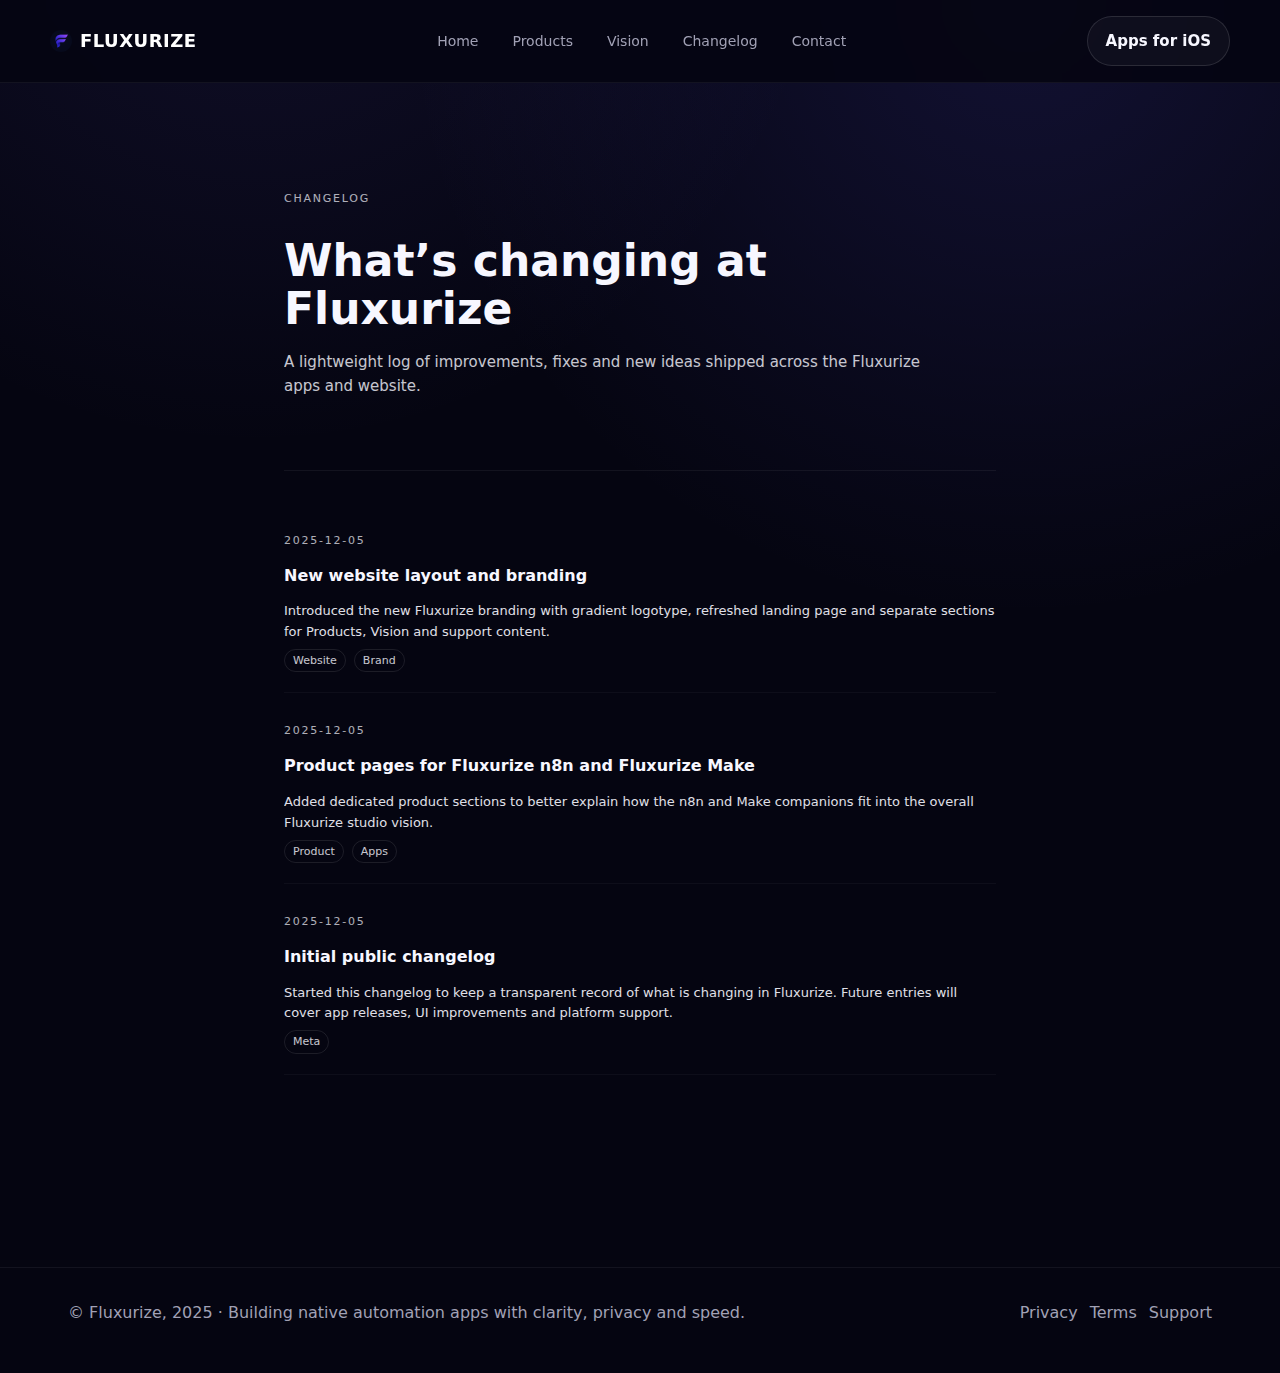
<file: changelog.html>
<!DOCTYPE html>
<html lang="en">
<head>
  <meta charset="UTF-8" />
  <title>Changelog · Fluxurize</title>
  <meta name="viewport" content="width=device-width, initial-scale=1" />
  <meta name="description" content="Changelog for Fluxurize, tracking what changed in our apps and tools for automation people." />
  <link href="https://api.fontshare.com/v2/css?f[]=satoshi@400,500,600,700&display=swap" rel="stylesheet" />
  <link rel="stylesheet" href="https://api.fontshare.com/v2/css?f=Satoshi&display=swap">
  <link rel="stylesheet" href="main.css" />
  <link rel="icon" type="image/png" href="images/fluxurize-icon.png">
</head>
<body>
  <header class="site-header">
    <div class="container navbar">
      <a class="logo" href="index.html" style="display:flex; align-items:center; gap:8px;">
        <img src="images/fluxurize-icon.png" alt="Fluxurize" style="height:22px; width:auto; display:block;"/>
        <span style="font-weight:600; font-size:18px; letter-spacing:0.5px; color:white;">FLUXURIZE</span>
      </a>
      <button class="menu-toggle" aria-label="Toggle navigation">☰</button>
      <nav class="nav nav-links">
        <a href="index.html">Home</a>
        <a href="products.html">Products</a>
        <a href="vision.html">Vision</a>
        <a href="changelog.html">Changelog</a>
        <a href="contact.html">Contact</a>
      </nav>
      <a class="btn btn-secondary app-button" href="https://apps.apple.com">Apps for iOS</a>
    </div>
  </header>

  <main class="page changelog-page">
    <section class="page-hero page-section">
      <p class="page-eyebrow">Changelog</p>
      <h1 class="page-title">What’s changing at Fluxurize</h1>
      <p class="page-lead">
        A lightweight log of improvements, fixes and new ideas shipped across the Fluxurize apps and website.
      </p>
    </section>

    <section class="page-section changelog-list">
      <article class="change-entry">
        <p class="change-date">2025-12-05</p>
        <h2 class="change-title">New website layout and branding</h2>
        <p class="change-text">
          Introduced the new Fluxurize branding with gradient logotype, refreshed landing page and separate sections for Products, Vision and support content.
        </p>
        <ul class="change-tags">
          <li>Website</li>
          <li>Brand</li>
        </ul>
      </article>

      <article class="change-entry">
        <p class="change-date">2025-12-05</p>
        <h2 class="change-title">Product pages for Fluxurize n8n and Fluxurize Make</h2>
        <p class="change-text">
          Added dedicated product sections to better explain how the n8n and Make companions fit into the overall Fluxurize studio vision.
        </p>
        <ul class="change-tags">
          <li>Product</li>
          <li>Apps</li>
        </ul>
      </article>

      <article class="change-entry">
        <p class="change-date">2025-12-05</p>
        <h2 class="change-title">Initial public changelog</h2>
        <p class="change-text">
          Started this changelog to keep a transparent record of what is changing in Fluxurize. Future entries will cover app releases, UI improvements and platform support.
        </p>
        <ul class="change-tags">
          <li>Meta</li>
        </ul>
      </article>
    </section>
  </main>

  <footer class="footer">
    <div class="container" style="display:flex; justify-content:space-between; align-items:center; gap:14px; flex-wrap:wrap;">
      <span>© Fluxurize, 2025 · Building native automation apps with clarity, privacy and speed.</span>
      <nav>
        <a href="privacy.html">Privacy</a>
        <a href="terms.html">Terms</a>
        <a href="support.html">Support</a>
      </nav>
    </div>
  </footer>

  <script src="main.js"></script>
</body>
</html>
</file>
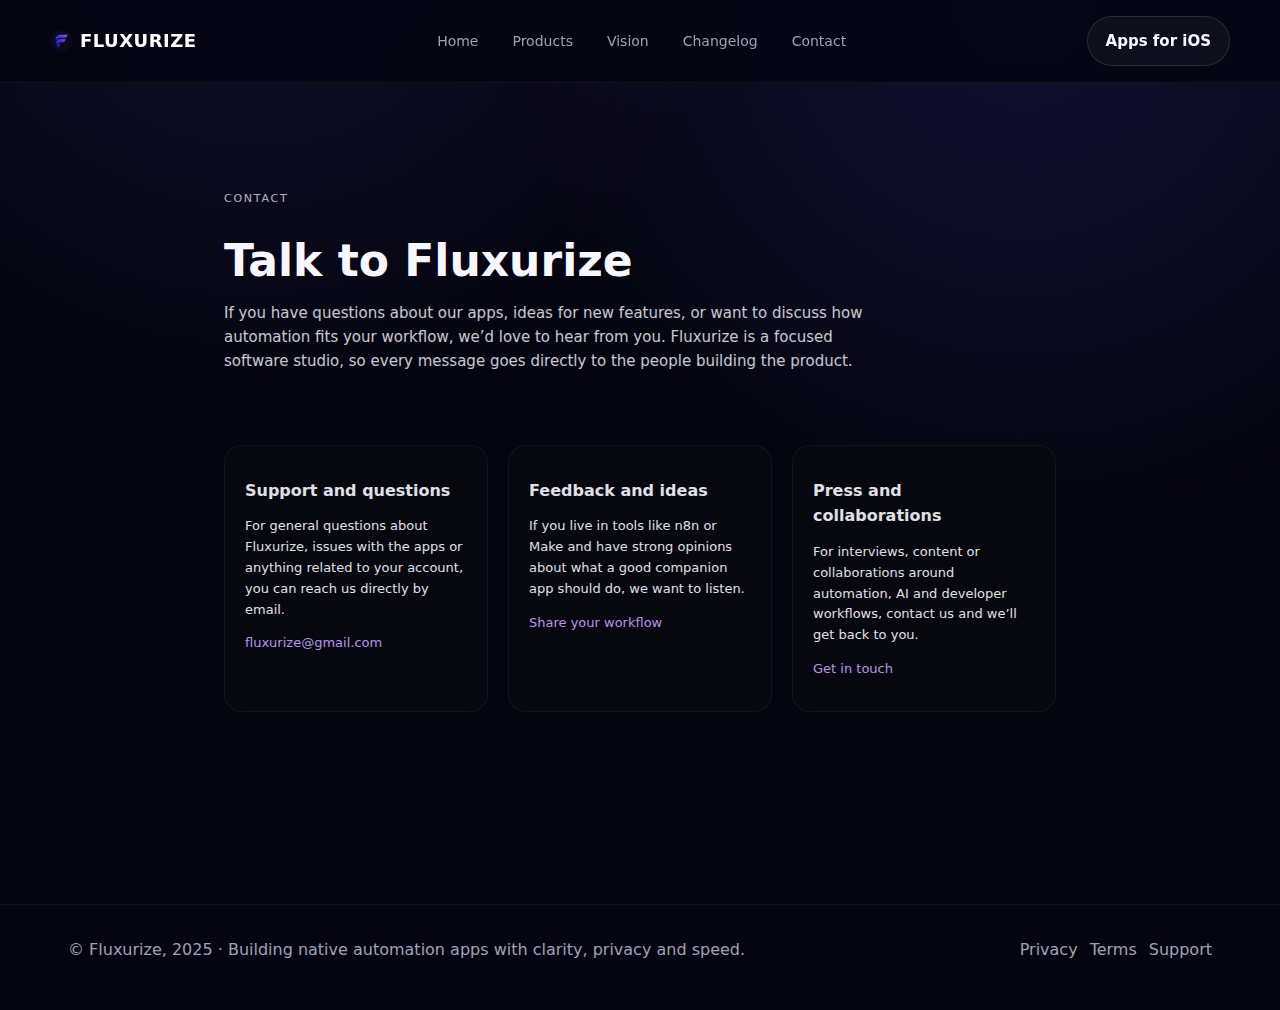
<file: contact.html>
<!DOCTYPE html>
<html lang="en">
<head>
  <meta charset="UTF-8" />
  <title>Contact · Fluxurize</title>
  <meta name="viewport" content="width=device-width, initial-scale=1" />
  <meta name="description" content="Contact Fluxurize for questions about the apps, support or ideas for new automation tools." />
  <link href="https://api.fontshare.com/v2/css?f[]=satoshi@400,500,600,700&display=swap" rel="stylesheet" />
  <link rel="stylesheet" href="https://api.fontshare.com/v2/css?f=Satoshi&display=swap">
  <link rel="stylesheet" href="main.css" />
  <link rel="icon" type="image/png" href="images/fluxurize-icon.png">
</head>
<body>
  <header class="site-header">
    <div class="container navbar">
      <a class="logo" href="index.html" style="display:flex; align-items:center; gap:8px;">
        <img src="images/fluxurize-icon.png" alt="Fluxurize" style="height:22px; width:auto; display:block;"/>
        <span style="font-weight:600; font-size:18px; letter-spacing:0.5px; color:white;">FLUXURIZE</span>
      </a>
      <button class="menu-toggle" aria-label="Toggle navigation">☰</button>
      <nav class="nav nav-links">
        <a href="index.html">Home</a>
        <a href="products.html">Products</a>
        <a href="vision.html">Vision</a>
        <a href="changelog.html">Changelog</a>
        <a href="contact.html">Contact</a>
      </nav>
      <a class="btn btn-secondary app-button" href="https://apps.apple.com">Apps for iOS</a>
    </div>
  </header>

  <main class="page contact-page">
    <section class="page-hero page-section">
      <p class="page-eyebrow">Contact</p>
      <h1 class="page-title">Talk to Fluxurize</h1>
      <p class="page-lead">
        If you have questions about our apps, ideas for new features, or want to discuss how automation fits your workflow, we’d love to hear from you. Fluxurize is a focused software studio, so every message goes directly to the people building the product.
      </p>
    </section>

    <section class="page-section contact-grid">
      <article class="contact-card">
        <h2>Support and questions</h2>
        <p>
          For general questions about Fluxurize, issues with the apps or anything related to your account, you can reach us directly by email.
        </p>
        <p>
          <a href="mailto:fluxurize@gmail.com" class="contact-link">fluxurize@gmail.com</a>
        </p>
      </article>

      <article class="contact-card">
        <h2>Feedback and ideas</h2>
        <p>
          If you live in tools like n8n or Make and have strong opinions about what a good companion app should do, we want to listen.
        </p>
        <p>
          <a href="mailto:fluxurize@gmail.com?subject=Fluxurize%20feedback" class="contact-link">
            Share your workflow
          </a>
        </p>
      </article>

      <article class="contact-card">
        <h2>Press and collaborations</h2>
        <p>
          For interviews, content or collaborations around automation, AI and developer workflows, contact us and we’ll get back to you.
        </p>
        <p>
          <a href="mailto:fluxurize@gmail.com?subject=Fluxurize%20press" class="contact-link">
            Get in touch
          </a>
        </p>
      </article>
    </section>
  </main>

  <footer class="footer">
    <div class="container" style="display:flex; justify-content:space-between; align-items:center; gap:14px; flex-wrap:wrap;">
      <span>© Fluxurize, 2025 · Building native automation apps with clarity, privacy and speed.</span>
      <nav>
        <a href="privacy.html">Privacy</a>
        <a href="terms.html">Terms</a>
        <a href="support.html">Support</a>
      </nav>
    </div>
  </footer>

  <script src="main.js"></script>
</body>
</html>
</file>
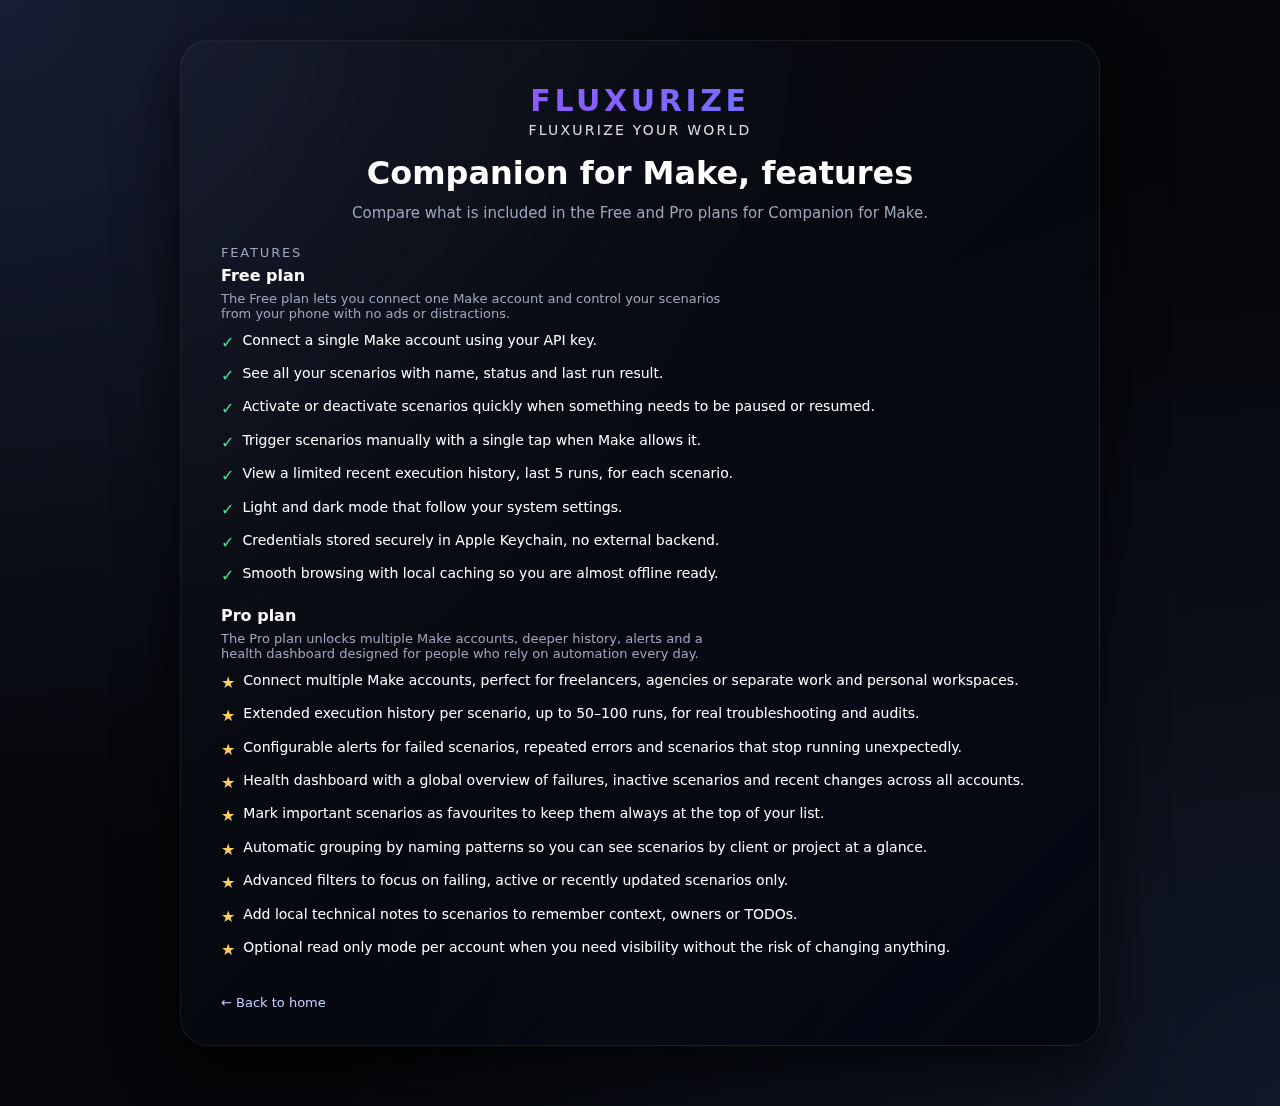
<file: features-make.html>
<!DOCTYPE html>
<html lang="en">
<head>
  <meta charset="UTF-8" />
  <title>Features, Companion for Make | Fluxurize</title>
  <meta name="viewport" content="width=device-width, initial-scale=1" />
  <meta
    name="description"
    content="Compare the Free and Pro features of Companion for Make, the native iOS client by Fluxurize to monitor and control your Make scenarios."
  />

  <!-- Satoshi font -->
  <link href="https://api.fontshare.com/v2/css?f[]=satoshi@400,500,700&display=swap" rel="stylesheet" />

  <style>
    :root {
      --bg: #050609;
      --bg-card: #070910;
      --bg-chip: #111624;
      --accent-start: #b23cff;
      --accent-end: #4f8cff;
      --accent-soft: rgba(111, 140, 255, 0.18);
      --text-main: #ffffff;
      --text-muted: #9da7bc;
      --border-subtle: rgba(255, 255, 255, 0.08);
      --radius-lg: 22px;
      --radius-pill: 999px;
      --shadow-soft: 0 22px 60px rgba(0, 0, 0, 0.7);
      --max-width: 920px;
      --font-sans: "Satoshi", system-ui, -apple-system, BlinkMacSystemFont,
        "SF Pro Text", "Segoe UI", Roboto, sans-serif;
    }

    * {
      box-sizing: border-box;
      margin: 0;
      padding: 0;
    }

    body {
      min-height: 100vh;
      font-family: var(--font-sans);
      background:
        radial-gradient(circle at top left, #171e34 0, transparent 50%),
        radial-gradient(circle at bottom right, #101727 0, transparent 55%),
        var(--bg);
      color: var(--text-main);
      display: flex;
      justify-content: center;
      padding: 40px 16px 60px;
    }

    main {
      width: 100%;
      max-width: var(--max-width);
      margin: auto;
    }

    .card {
      background: linear-gradient(
        135deg,
        rgba(255, 255, 255, 0.02),
        rgba(4, 7, 18, 0.96)
      );
      border-radius: 28px;
      padding: 36px 24px 30px;
      border: 1px solid var(--border-subtle);
      box-shadow: var(--shadow-soft);
      backdrop-filter: blur(22px);
    }

    .brand {
      margin-bottom: 18px;
      text-align: center;
    }

    .brand-title {
      font-size: 30px;
      font-weight: 700;
      letter-spacing: 0.12em;
      text-transform: uppercase;
      background: linear-gradient(90deg, var(--accent-start), var(--accent-end));
      -webkit-background-clip: text;
      background-clip: text;
      color: transparent;
    }

    .brand-subtitle {
      margin-top: 4px;
      font-size: 14px;
      letter-spacing: 0.16em;
      text-transform: uppercase;
      color: rgba(255, 255, 255, 0.86);
    }

    h1 {
      font-size: clamp(26px, 4vw, 32px);
      line-height: 1.1;
      text-align: center;
      margin-bottom: 10px;
    }

    .subtitle {
      color: var(--text-muted);
      font-size: 15px;
      line-height: 1.7;
      max-width: 620px;
      margin: 0 auto 18px;
      text-align: center;
    }

    .section-title {
      font-size: 13px;
      text-transform: uppercase;
      letter-spacing: 0.14em;
      color: var(--text-muted);
      margin-bottom: 6px;
    }

    .features {
      list-style: none;
      display: grid;
      gap: 10px;
      margin-bottom: 18px;
      padding-left: 0;
    }

    .features li {
      display: flex;
      gap: 8px;
      font-size: 14px;
      color: var(--text-main);
      line-height: 1.4;
    }

    .features li span.icon {
      color: #46e39a;
      font-size: 16px;
      margin-top: 1px;
    }

    section#features > div + div .features li span.icon {
      color: #ffcf5c;
    }

    section#features {
      margin-top: 16px;
    }

    .back-link {
      display: inline-flex;
      align-items: center;
      gap: 6px;
      margin-top: 16px;
      font-size: 13px;
      color: #c0d2ff;
      text-decoration: none;
    }

    .back-link:hover {
      text-decoration: underline;
    }

    @media (min-width: 800px) {
      .card {
        padding: 42px 40px 34px;
      }
    }
  </style>
</head>
<body>
  <main>
    <div class="card">
      <div class="brand">
        <div class="brand-title">FLUXURIZE</div>
        <div class="brand-subtitle">Fluxurize Your World</div>
      </div>

      <h1>Companion for Make, features</h1>
      <p class="subtitle">
        Compare what is included in the Free and Pro plans for Companion for Make.
      </p>

      <section id="features">
        <p class="section-title">Features</p>

        <!-- Free plan -->
        <div style="margin-bottom: 18px;">
          <h3 style="font-size:16px;margin:4px 0 6px 0;">Free plan</h3>
          <p style="color:#9da7bc;font-size:13px;margin:0 0 10px 0;max-width:520px;">
            The Free plan lets you connect one Make account and control your scenarios from your phone with no ads or distractions.
          </p>
          <ul class="features" style="margin-bottom:6px;">
            <li>
              <span class="icon">✓</span>
              <span>Connect a single Make account using your API key.</span>
            </li>
            <li>
              <span class="icon">✓</span>
              <span>See all your scenarios with name, status and last run result.</span>
            </li>
            <li>
              <span class="icon">✓</span>
              <span>Activate or deactivate scenarios quickly when something needs to be paused or resumed.</span>
            </li>
            <li>
              <span class="icon">✓</span>
              <span>Trigger scenarios manually with a single tap when Make allows it.</span>
            </li>
            <li>
              <span class="icon">✓</span>
              <span>View a limited recent execution history, last 5 runs, for each scenario.</span>
            </li>
            <li>
              <span class="icon">✓</span>
              <span>Light and dark mode that follow your system settings.</span>
            </li>
            <li>
              <span class="icon">✓</span>
              <span>Credentials stored securely in Apple Keychain, no external backend.</span>
            </li>
            <li>
              <span class="icon">✓</span>
              <span>Smooth browsing with local caching so you are almost offline ready.</span>
            </li>
          </ul>
        </div>

        <!-- Pro plan -->
        <div>
          <h3 style="font-size:16px;margin:10px 0 6px 0;">Pro plan</h3>
          <p style="color:#9da7bc;font-size:13px;margin:0 0 10px 0;max-width:520px;">
            The Pro plan unlocks multiple Make accounts, deeper history, alerts and a health dashboard designed for people who rely on automation every day.
          </p>
          <ul class="features">
            <li>
              <span class="icon">★</span>
              <span>Connect multiple Make accounts, perfect for freelancers, agencies or separate work and personal workspaces.</span>
            </li>
            <li>
              <span class="icon">★</span>
              <span>Extended execution history per scenario, up to 50–100 runs, for real troubleshooting and audits.</span>
            </li>
            <li>
              <span class="icon">★</span>
              <span>Configurable alerts for failed scenarios, repeated errors and scenarios that stop running unexpectedly.</span>
            </li>
            <li>
              <span class="icon">★</span>
              <span>Health dashboard with a global overview of failures, inactive scenarios and recent changes across all accounts.</span>
            </li>
            <li>
              <span class="icon">★</span>
              <span>Mark important scenarios as favourites to keep them always at the top of your list.</span>
            </li>
            <li>
              <span class="icon">★</span>
              <span>Automatic grouping by naming patterns so you can see scenarios by client or project at a glance.</span>
            </li>
            <li>
              <span class="icon">★</span>
              <span>Advanced filters to focus on failing, active or recently updated scenarios only.</span>
            </li>
            <li>
              <span class="icon">★</span>
              <span>Add local technical notes to scenarios to remember context, owners or TODOs.</span>
            </li>
            <li>
              <span class="icon">★</span>
              <span>Optional read only mode per account when you need visibility without the risk of changing anything.</span>
            </li>
          </ul>
        </div>
      </section>

      <a class="back-link" href="index.html">← Back to home</a>
    </div>
  </main>
</body>
</html>
</file>
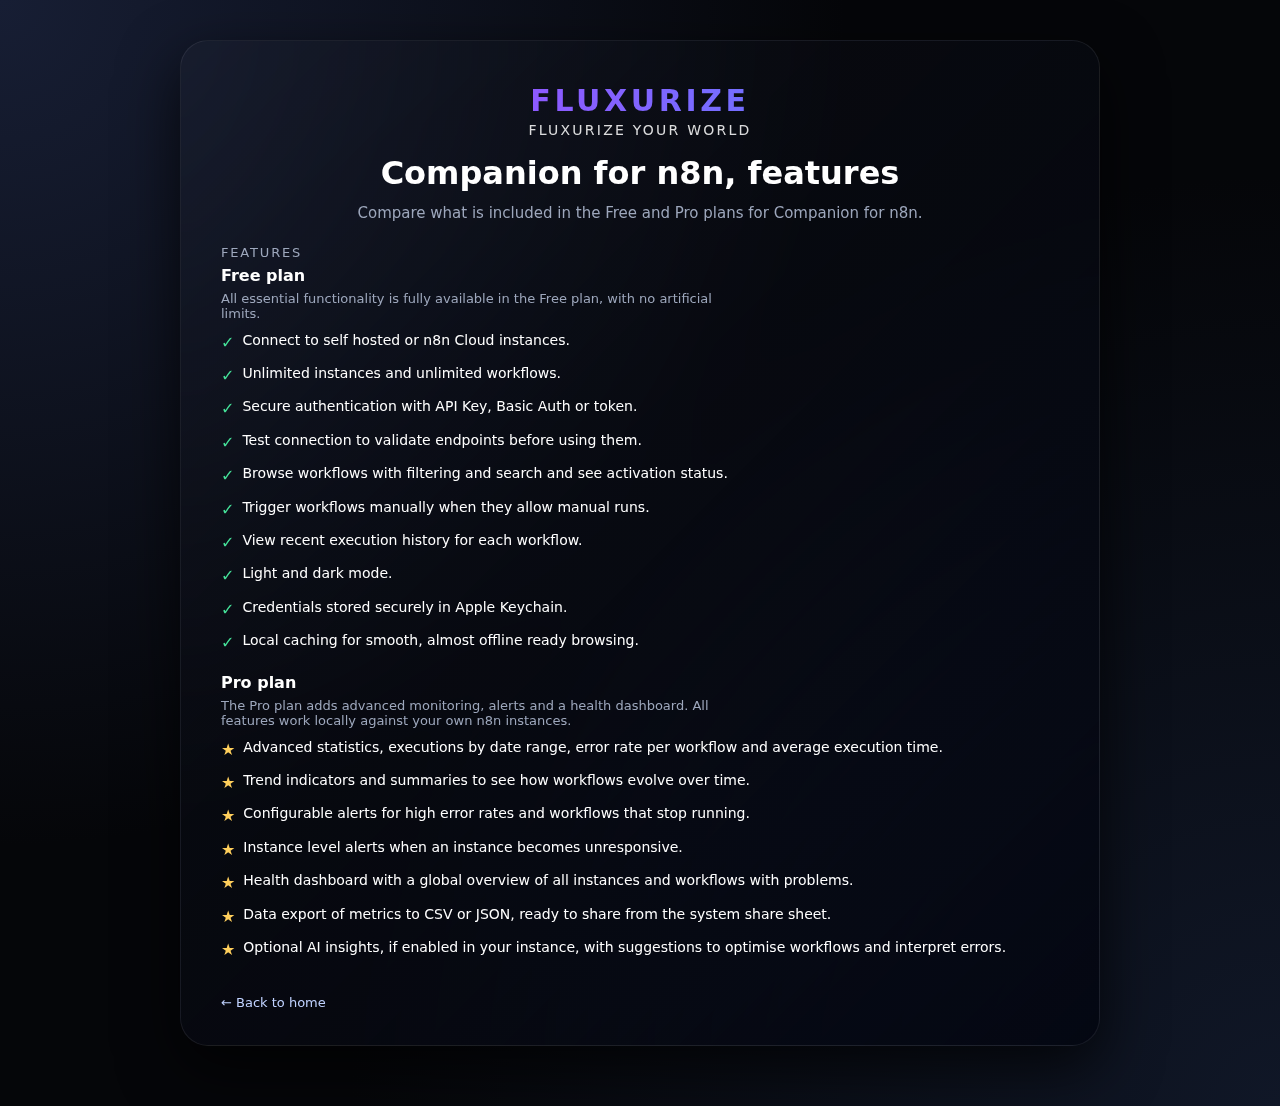
<file: features.html>
<!DOCTYPE html>
<html lang="en">
<head>
  <meta charset="UTF-8" />
  <title>Features, Companion for n8n | Fluxurize</title>
  <meta name="viewport" content="width=device-width, initial-scale=1" />
  <meta
    name="description"
    content="Compare what is included in the Free and Pro plans of Companion for n8n, the native iOS client by Fluxurize for your n8n workflows."
  />

  <!-- Satoshi font -->
  <link href="https://api.fontshare.com/v2/css?f[]=satoshi@400,500,700&display=swap" rel="stylesheet" />

  <style>
    :root {
      --bg: #050609;
      --bg-card: #070910;
      --bg-chip: #111624;
      --accent-start: #b23cff;
      --accent-end: #4f8cff;
      --accent-soft: rgba(111, 140, 255, 0.18);
      --text-main: #ffffff;
      --text-muted: #9da7bc;
      --border-subtle: rgba(255, 255, 255, 0.08);
      --radius-lg: 22px;
      --radius-pill: 999px;
      --shadow-soft: 0 22px 60px rgba(0, 0, 0, 0.7);
      --max-width: 920px;
      --font-sans: "Satoshi", system-ui, -apple-system, BlinkMacSystemFont,
        "SF Pro Text", "Segoe UI", Roboto, sans-serif;
    }

    * {
      box-sizing: border-box;
      margin: 0;
      padding: 0;
    }

    body {
      min-height: 100vh;
      font-family: var(--font-sans);
      background:
        radial-gradient(circle at top left, #171e34 0, transparent 50%),
        radial-gradient(circle at bottom right, #101727 0, transparent 55%),
        var(--bg);
      color: var(--text-main);
      display: flex;
      justify-content: center;
      padding: 40px 16px 60px;
    }

    main {
      width: 100%;
      max-width: var(--max-width);
      margin: auto;
    }

    .card {
      background: linear-gradient(
        135deg,
        rgba(255, 255, 255, 0.02),
        rgba(4, 7, 18, 0.96)
      );
      border-radius: 28px;
      padding: 36px 24px 30px;
      border: 1px solid var(--border-subtle);
      box-shadow: var(--shadow-soft);
      backdrop-filter: blur(22px);
    }

    .brand {
      margin-bottom: 18px;
      text-align: center;
    }

    .brand-title {
      font-size: 30px;
      font-weight: 700;
      letter-spacing: 0.12em;
      text-transform: uppercase;
      background: linear-gradient(90deg, var(--accent-start), var(--accent-end));
      -webkit-background-clip: text;
      background-clip: text;
      color: transparent;
    }

    .brand-subtitle {
      margin-top: 4px;
      font-size: 14px;
      letter-spacing: 0.16em;
      text-transform: uppercase;
      color: rgba(255, 255, 255, 0.86);
    }

    h1 {
      font-size: clamp(26px, 4vw, 32px);
      line-height: 1.1;
      text-align: center;
      margin-bottom: 10px;
    }

    .subtitle {
      color: var(--text-muted);
      font-size: 15px;
      line-height: 1.7;
      max-width: 620px;
      margin: 0 auto 18px;
      text-align: center;
    }

    .section-title {
      font-size: 13px;
      text-transform: uppercase;
      letter-spacing: 0.14em;
      color: var(--text-muted);
      margin-bottom: 6px;
    }

    .features {
      list-style: none;
      display: grid;
      gap: 10px;
      margin-bottom: 18px;
      padding-left: 0;
    }

    .features li {
      display: flex;
      gap: 8px;
      font-size: 14px;
      color: var(--text-main);
      line-height: 1.4;
    }

    .features li span.icon {
      color: #46e39a;
      font-size: 16px;
      margin-top: 1px;
    }

    section#features > div + div .features li span.icon {
      color: #ffcf5c;
    }

    section#features {
      margin-top: 16px;
    }

    .back-link {
      display: inline-flex;
      align-items: center;
      gap: 6px;
      margin-top: 16px;
      font-size: 13px;
      color: #c0d2ff;
      text-decoration: none;
    }

    .back-link:hover {
      text-decoration: underline;
    }

    @media (min-width: 800px) {
      .card {
        padding: 42px 40px 34px;
      }
    }
  </style>
</head>
<body>
  <main>
    <div class="card">
      <div class="brand">
        <div class="brand-title">FLUXURIZE</div>
        <div class="brand-subtitle">Fluxurize Your World</div>
      </div>

      <h1>Companion for n8n, features</h1>
      <p class="subtitle">
        Compare what is included in the Free and Pro plans for Companion for n8n.
      </p>

      <section id="features">
        <p class="section-title">Features</p>

        <!-- Free plan -->
        <div style="margin-bottom: 18px;">
          <h3 style="font-size:16px;margin:4px 0 6px 0;">Free plan</h3>
          <p style="color:#9da7bc;font-size:13px;margin:0 0 10px 0;max-width:520px;">
            All essential functionality is fully available in the Free plan, with no artificial limits.
          </p>
          <ul class="features" style="margin-bottom:6px;">
            <li>
              <span class="icon">✓</span>
              <span>Connect to self hosted or n8n Cloud instances.</span>
            </li>
            <li>
              <span class="icon">✓</span>
              <span>Unlimited instances and unlimited workflows.</span>
            </li>
            <li>
              <span class="icon">✓</span>
              <span>Secure authentication with API Key, Basic Auth or token.</span>
            </li>
            <li>
              <span class="icon">✓</span>
              <span>Test connection to validate endpoints before using them.</span>
            </li>
            <li>
              <span class="icon">✓</span>
              <span>Browse workflows with filtering and search and see activation status.</span>
            </li>
            <li>
              <span class="icon">✓</span>
              <span>Trigger workflows manually when they allow manual runs.</span>
            </li>
            <li>
              <span class="icon">✓</span>
              <span>View recent execution history for each workflow.</span>
            </li>
            <li>
              <span class="icon">✓</span>
              <span>Light and dark mode.</span>
            </li>
            <li>
              <span class="icon">✓</span>
              <span>Credentials stored securely in Apple Keychain.</span>
            </li>
            <li>
              <span class="icon">✓</span>
              <span>Local caching for smooth, almost offline ready browsing.</span>
            </li>
          </ul>
        </div>

        <!-- Pro plan -->
        <div>
          <h3 style="font-size:16px;margin:10px 0 6px 0;">Pro plan</h3>
          <p style="color:#9da7bc;font-size:13px;margin:0 0 10px 0;max-width:520px;">
            The Pro plan adds advanced monitoring, alerts and a health dashboard. All features work locally against your own n8n instances.
          </p>
          <ul class="features">
            <li>
              <span class="icon">★</span>
              <span>Advanced statistics, executions by date range, error rate per workflow and average execution time.</span>
            </li>
            <li>
              <span class="icon">★</span>
              <span>Trend indicators and summaries to see how workflows evolve over time.</span>
            </li>
            <li>
              <span class="icon">★</span>
              <span>Configurable alerts for high error rates and workflows that stop running.</span>
            </li>
            <li>
              <span class="icon">★</span>
              <span>Instance level alerts when an instance becomes unresponsive.</span>
            </li>
            <li>
              <span class="icon">★</span>
              <span>Health dashboard with a global overview of all instances and workflows with problems.</span>
            </li>
            <li>
              <span class="icon">★</span>
              <span>Data export of metrics to CSV or JSON, ready to share from the system share sheet.</span>
            </li>
            <li>
              <span class="icon">★</span>
              <span>Optional AI insights, if enabled in your instance, with suggestions to optimise workflows and interpret errors.</span>
            </li>
          </ul>
        </div>
      </section>

      <a class="back-link" href="index.html">← Back to home</a>
    </div>
  </main>
</body>
</html>
</file>
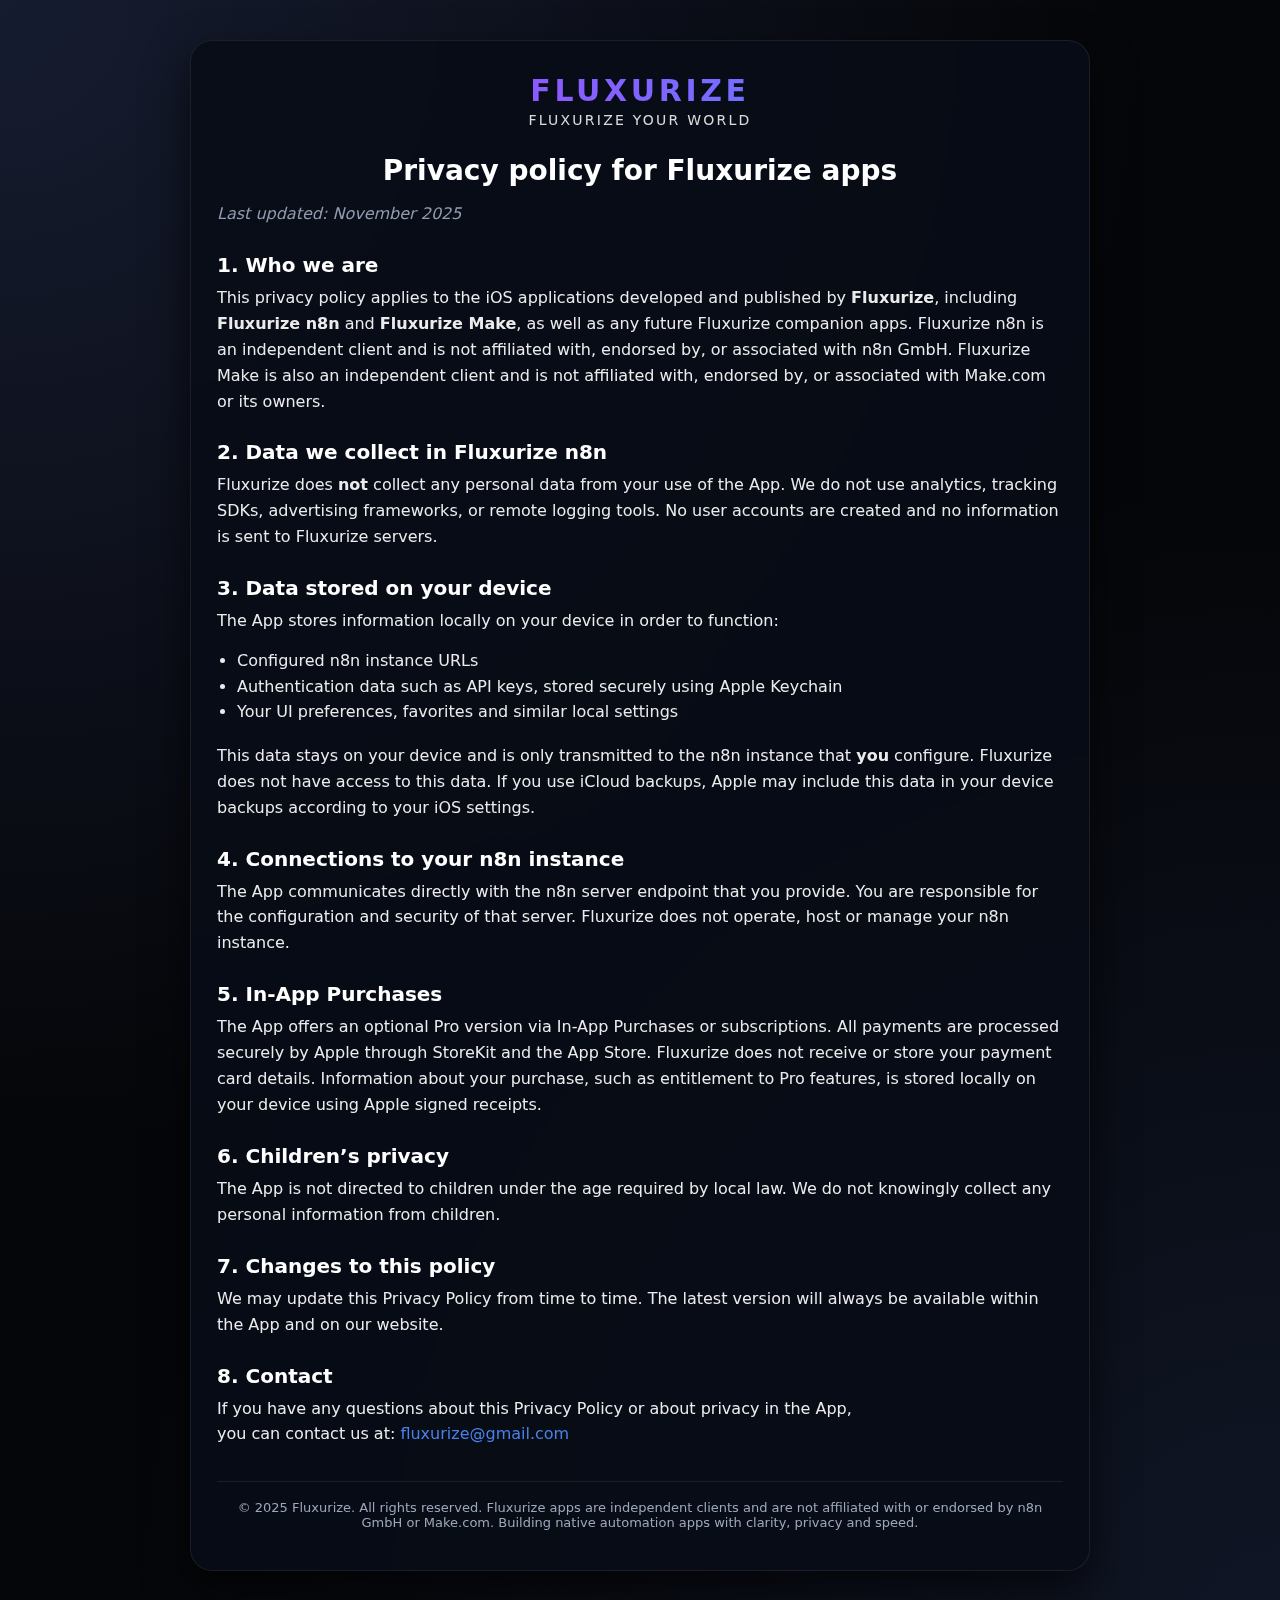
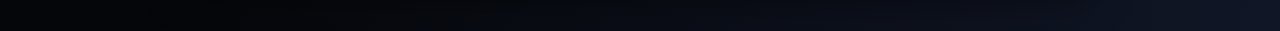
<file: privacy.html>
<!DOCTYPE html>
<html lang="en">
<head>
  <meta charset="UTF-8" />
  <title>Privacy policy — Fluxurize apps</title>
  <meta name="viewport" content="width=device-width, initial-scale=1" />

  <!-- Satoshi Font -->
  <link href="https://api.fontshare.com/v2/css?f[]=satoshi@400,500,700&display=swap" rel="stylesheet" />
  <link rel="stylesheet" href="https://api.fontshare.com/v2/css?f=Satoshi&display=swap">
  <link rel="icon" type="image/png" href="images/fluxurize-icon.png">

  <style>
    :root {
      --bg: #050609;
      --bg-card: rgba(8, 12, 22, 0.9);
      --radius-lg: 22px;
      --border-subtle: rgba(255, 255, 255, 0.08);
      --text-main: #ffffff;
      --text-muted: #9da7bc;
      --accent-start: #b23cff;
      --accent-end: #4f8cff;
      --max-width: 900px;
      --font-sans: "Satoshi", system-ui, -apple-system, BlinkMacSystemFont,
        "SF Pro Text", "Segoe UI", Roboto, sans-serif;
    }

    * {
      margin: 0;
      padding: 0;
      box-sizing: border-box;
    }

    body {
      background:
        radial-gradient(circle at top left, #161c30 0, transparent 55%),
        radial-gradient(circle at bottom right, #101626 0, transparent 55%),
        var(--bg);
      font-family: var(--font-sans);
      color: var(--text-main);
      padding: 40px 18px 60px;
      display: flex;
      justify-content: center;
    }

    main {
      width: 100%;
      max-width: var(--max-width);
    }

    .card {
      background: var(--bg-card);
      backdrop-filter: blur(18px);
      padding: 32px 26px 40px;
      border-radius: var(--radius-lg);
      border: 1px solid var(--border-subtle);
      box-shadow: 0 20px 45px rgba(0, 0, 0, 0.65);
    }

    /* Brand Header */
    .brand {
      text-align: center;
      margin-bottom: 26px;
    }

    .brand-title {
      font-size: 30px;
      font-weight: 700;
      letter-spacing: 0.12em;
      text-transform: uppercase;
      background: linear-gradient(90deg, var(--accent-start), var(--accent-end));
      -webkit-background-clip: text;
      background-clip: text;
      color: transparent;
    }

    .brand-subtitle {
      margin-top: 4px;
      font-size: 14px;
      letter-spacing: 0.16em;
      text-transform: uppercase;
      color: rgba(255, 255, 255, 0.85);
    }

    h1 {
      font-size: 28px;
      margin-bottom: 14px;
      text-align: center;
    }

    em {
      color: var(--text-muted);
    }

    h2 {
      font-size: 20px;
      margin-top: 26px;
      margin-bottom: 8px;
      color: #ffffff;
    }

    p {
      line-height: 1.62;
      margin-bottom: 14px;
      color: var(--text-main);
      opacity: 0.92;
    }

    ul {
      margin-left: 20px;
      margin-bottom: 18px;
      line-height: 1.6;
      color: var(--text-main);
      opacity: 0.92;
    }

    a {
      color: var(--accent-end);
      text-decoration: none;
    }

    a:hover {
      text-decoration: underline;
    }

    footer {
      margin-top: 34px;
      padding-top: 18px;
      border-top: 1px solid var(--border-subtle);
      font-size: 13px;
      color: var(--text-muted);
      text-align: center;
    }
  </style>
</head>

<body>
  <main>
    <div class="card">

      <div class="brand">
        <div class="brand-title">FLUXURIZE</div>
        <div class="brand-subtitle">Fluxurize Your World</div>
      </div>

      <h1>Privacy policy for Fluxurize apps</h1>
      <p><em>Last updated: November 2025</em></p>

      <h2>1. Who we are</h2>
      <p>
        This privacy policy applies to the iOS applications developed and published by
        <strong>Fluxurize</strong>, including <strong>Fluxurize n8n</strong>
        and <strong>Fluxurize Make</strong>, as well as any future Fluxurize companion apps.
        Fluxurize n8n is an independent client and is not affiliated with, endorsed by,
        or associated with n8n GmbH. Fluxurize Make is also an independent client and is not affiliated with, endorsed by, or associated with Make.com or its owners.
      </p>

      <h2>2. Data we collect in Fluxurize n8n</h2>
      <p>
        Fluxurize does <strong>not</strong> collect any personal data from your use of the App.
        We do not use analytics, tracking SDKs, advertising frameworks, or remote logging tools.
        No user accounts are created and no information is sent to Fluxurize servers.
      </p>

      <h2>3. Data stored on your device</h2>
      <p>
        The App stores information locally on your device in order to function:
      </p>

      <ul>
        <li>Configured n8n instance URLs</li>
        <li>Authentication data such as API keys, stored securely using Apple Keychain</li>
        <li>Your UI preferences, favorites and similar local settings</li>
      </ul>

      <p>
        This data stays on your device and is only transmitted to the n8n instance that
        <strong>you</strong> configure. Fluxurize does not have access to this data.
        If you use iCloud backups, Apple may include this data in your device backups according
        to your iOS settings.
      </p>

      <h2>4. Connections to your n8n instance</h2>
      <p>
        The App communicates directly with the n8n server endpoint that you provide.
        You are responsible for the configuration and security of that server.
        Fluxurize does not operate, host or manage your n8n instance.
      </p>

      <h2>5. In-App Purchases</h2>
      <p>
        The App offers an optional Pro version via In-App Purchases or subscriptions.
        All payments are processed securely by Apple through StoreKit and the App Store.
        Fluxurize does not receive or store your payment card details.
        Information about your purchase, such as entitlement to Pro features, is stored locally
        on your device using Apple signed receipts.
      </p>

      <h2>6. Children’s privacy</h2>
      <p>
        The App is not directed to children under the age required by local law.
        We do not knowingly collect any personal information from children.
      </p>

      <h2>7. Changes to this policy</h2>
      <p>
        We may update this Privacy Policy from time to time.
        The latest version will always be available within the App and on our website.
      </p>

      <h2>8. Contact</h2>
      <p>
        If you have any questions about this Privacy Policy or about privacy in the App,<br />
        you can contact us at:  
        <a href="mailto:fluxurize@gmail.com">fluxurize@gmail.com</a>
      </p>

      <footer>
        © 2025 Fluxurize. All rights reserved. Fluxurize apps are independent clients and are not affiliated with or endorsed by n8n GmbH or Make.com. Building native automation apps with clarity, privacy and speed.
      </footer>
    </div>
  </main>
</body>
</html>
</file>
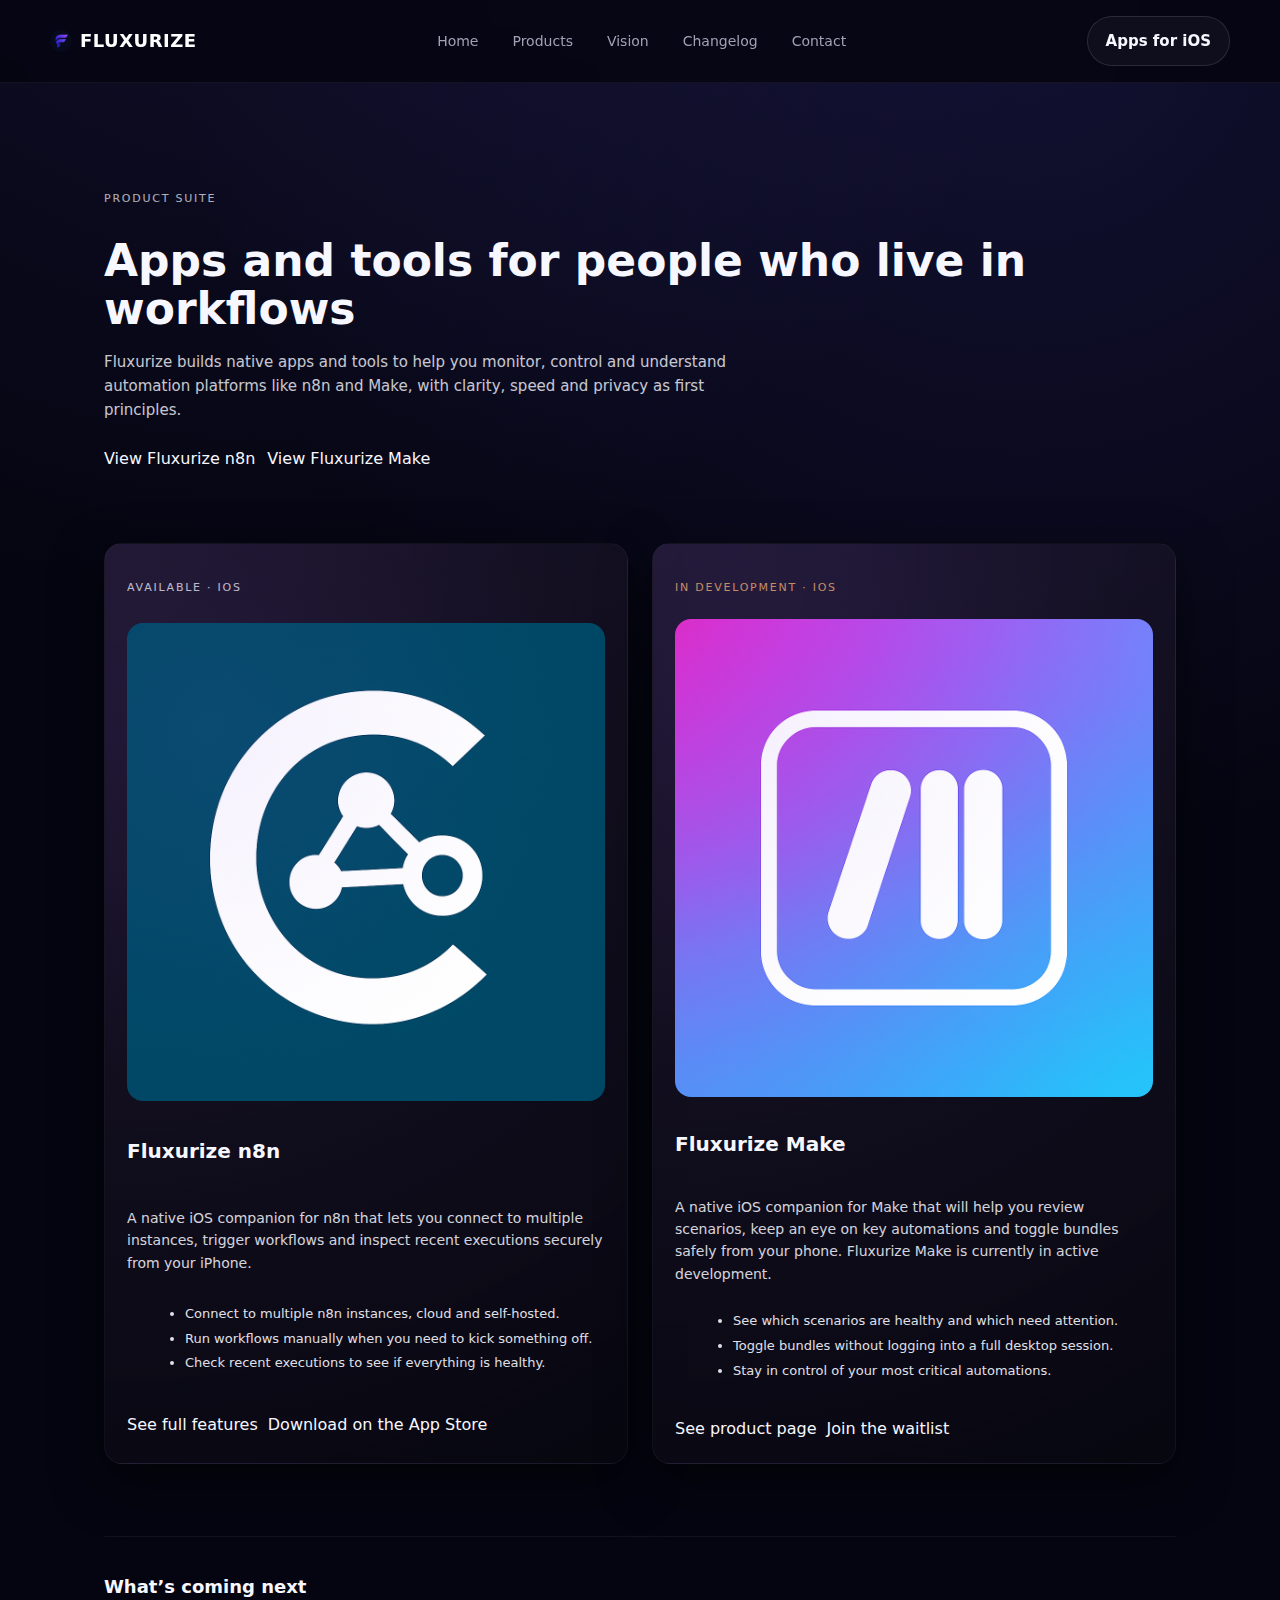
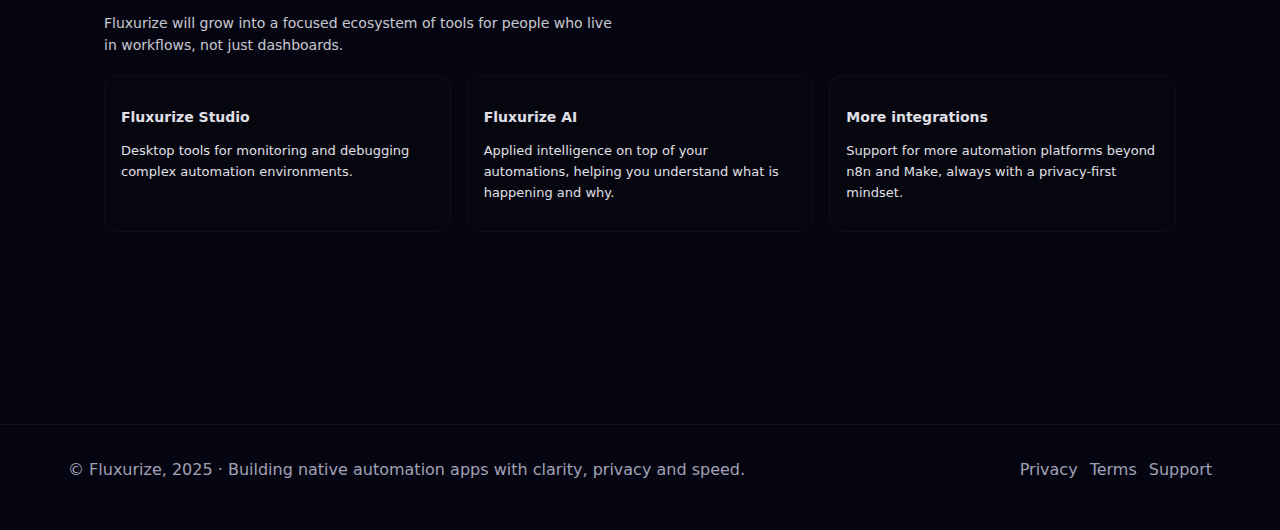
<file: products.html>
<!DOCTYPE html>
<html lang="en">
<head>
  <meta charset="UTF-8" />
  <title>Products · Fluxurize</title>
  <meta name="viewport" content="width=device-width, initial-scale=1" />
  <meta name="description" content="Fluxurize is a suite of native apps and tools for automation people, starting with companions for n8n and Make." />
  <link href="https://api.fontshare.com/v2/css?f[]=satoshi@400,500,600,700&display=swap" rel="stylesheet" />
  <link rel="stylesheet" href="https://api.fontshare.com/v2/css?f=Satoshi&display=swap">
  <link rel="stylesheet" href="main.css" />
  <link rel="icon" type="image/png" href="images/fluxurize-icon.png">
</head>
<body>
  <header class="site-header">
    <div class="container navbar">
      <a class="logo" href="index.html" style="display:flex; align-items:center; gap:8px;">
        <img src="images/fluxurize-icon.png" alt="Fluxurize" style="height:22px; width:auto; display:block;"/>
        <span style="font-weight:600; font-size:18px; letter-spacing:0.5px; color:white;">FLUXURIZE</span>
      </a>
      <button class="menu-toggle" aria-label="Toggle navigation">☰</button>
      <nav class="nav nav-links">
        <a href="index.html">Home</a>
        <a href="products.html">Products</a>
        <a href="vision.html">Vision</a>
        <a href="changelog.html">Changelog</a>
        <a href="contact.html">Contact</a>
      </nav>
      <a class="btn btn-secondary app-button" href="https://apps.apple.com">Apps for iOS</a>
    </div>
  </header>

  <main class="page products-page">
    <section class="page-hero page-section">
      <p class="page-eyebrow">Product suite</p>
      <h1 class="page-title">Apps and tools for people who live in workflows</h1>
      <p class="page-lead">
        Fluxurize builds native apps and tools to help you monitor, control and understand automation platforms like n8n and Make, with clarity, speed and privacy as first principles.
      </p>
      <div class="page-hero-actions">
        <a href="features.html" class="button primary">View Fluxurize n8n</a>
        <a href="features-make.html" class="button secondary">View Fluxurize Make</a>
      </div>
    </section>

    <section class="page-section products-grid">
      <article class="product-card">
        <p class="product-badge">Available · iOS</p>
        <div class="app-logo-badge">
          <img src="images/Fluxurize_1024_light.png" alt="Fluxurize n8n logo" />
        </div>
        <h2 class="product-title">Fluxurize n8n</h2>
        <p class="product-text">
          A native iOS companion for n8n that lets you connect to multiple instances, trigger workflows and inspect recent executions securely from your iPhone.
        </p>
        <ul class="product-list">
          <li>Connect to multiple n8n instances, cloud and self-hosted.</li>
          <li>Run workflows manually when you need to kick something off.</li>
          <li>Check recent executions to see if everything is healthy.</li>
        </ul>
        <div class="product-actions">
          <a href="features.html" class="button tertiary">See full features</a>
          <a href="https://apps.apple.com" class="button ghost">Download on the App Store</a>
        </div>
      </article>

      <article class="product-card">
        <p class="product-badge product-badge-soon">In development · iOS</p>
        <div class="app-logo-badge">
          <img src="images/Make_light_1024.png" alt="Fluxurize Make logo" />
        </div>
        <h2 class="product-title">Fluxurize Make</h2>
        <p class="product-text">
          A native iOS companion for Make that will help you review scenarios, keep an eye on key automations and toggle bundles safely from your phone. Fluxurize Make is currently in active development.
        </p>
        <ul class="product-list">
          <li>See which scenarios are healthy and which need attention.</li>
          <li>Toggle bundles without logging into a full desktop session.</li>
          <li>Stay in control of your most critical automations.</li>
        </ul>
        <div class="product-actions">
          <a href="features-make.html" class="button tertiary">See product page</a>
          <a href="mailto:fluxurize@gmail.com?subject=Fluxurize%20Make%20waitlist" class="button ghost">
            Join the waitlist
          </a>
        </div>
      </article>
    </section>

    <section class="page-section products-roadmap">
      <h2 class="section-title">What’s coming next</h2>
      <p class="section-intro">
        Fluxurize will grow into a focused ecosystem of tools for people who live in workflows, not just dashboards.
      </p>
      <div class="roadmap-grid">
        <article class="roadmap-card">
          <h3>Fluxurize Studio</h3>
          <p>Desktop tools for monitoring and debugging complex automation environments.</p>
        </article>
        <article class="roadmap-card">
          <h3>Fluxurize AI</h3>
          <p>Applied intelligence on top of your automations, helping you understand what is happening and why.</p>
        </article>
        <article class="roadmap-card">
          <h3>More integrations</h3>
          <p>Support for more automation platforms beyond n8n and Make, always with a privacy-first mindset.</p>
        </article>
      </div>
    </section>
  </main>

  <footer class="footer">
    <div class="container" style="display:flex; justify-content:space-between; align-items:center; gap:14px; flex-wrap:wrap;">
      <span>© Fluxurize, 2025 · Building native automation apps with clarity, privacy and speed.</span>
      <nav>
        <a href="privacy.html">Privacy</a>
        <a href="terms.html">Terms</a>
        <a href="support.html">Support</a>
      </nav>
    </div>
  </footer>

  <script src="main.js"></script>
</body>
</html>
</file>
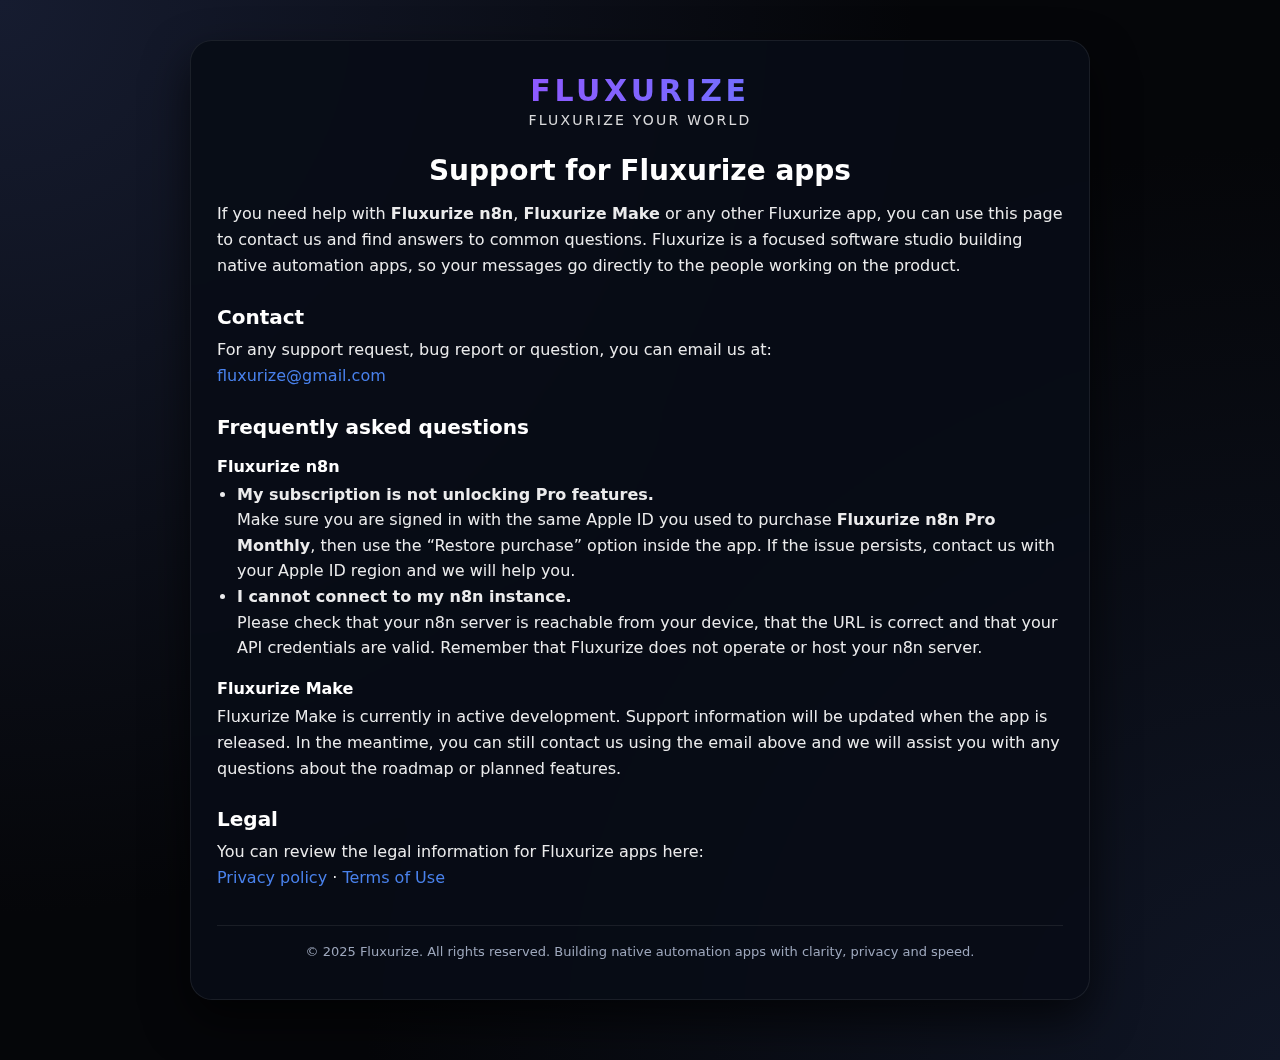
<file: support.html>
<!DOCTYPE html>
<html lang="en">
<head>
  <meta charset="UTF-8" />
  <title>Support — Fluxurize apps</title>
  <meta name="viewport" content="width=device-width, initial-scale=1" />
  <link href="https://api.fontshare.com/v2/css?f[]=satoshi@400,500,700&display=swap" rel="stylesheet" />
  <link rel="stylesheet" href="https://api.fontshare.com/v2/css?f=Satoshi&display=swap">
  <link rel="icon" type="image/png" href="images/fluxurize-icon.png">
  <style>
    :root {
      --bg: #050609;
      --bg-card: rgba(8, 12, 22, 0.9);
      --radius-lg: 22px;
      --border-subtle: rgba(255, 255, 255, 0.08);
      --text-main: #ffffff;
      --text-muted: #9da7bc;
      --accent-start: #b23cff;
      --accent-end: #4f8cff;
      --max-width: 900px;
      --font-sans: "Satoshi", system-ui, -apple-system, BlinkMacSystemFont,
        "SF Pro Text", "Segoe UI", Roboto, sans-serif;
    }

    * {
      margin: 0;
      padding: 0;
      box-sizing: border-box;
    }

    body {
      background:
        radial-gradient(circle at top left, #161c30 0, transparent 55%),
        radial-gradient(circle at bottom right, #101626 0, transparent 55%),
        var(--bg);
      font-family: var(--font-sans);
      color: var(--text-main);
      padding: 40px 18px 60px;
      display: flex;
      justify-content: center;
    }

    main {
      width: 100%;
      max-width: var(--max-width);
    }

    .card {
      background: var(--bg-card);
      backdrop-filter: blur(18px);
      padding: 32px 26px 40px;
      border-radius: var(--radius-lg);
      border: 1px solid var(--border-subtle);
      box-shadow: 0 20px 45px rgba(0, 0, 0, 0.65);
    }

    .brand {
      text-align: center;
      margin-bottom: 26px;
    }

    .brand-title {
      font-size: 30px;
      font-weight: 700;
      letter-spacing: 0.12em;
      text-transform: uppercase;
      background: linear-gradient(90deg, var(--accent-start), var(--accent-end));
      -webkit-background-clip: text;
      background-clip: text;
      color: transparent;
    }

    .brand-subtitle {
      margin-top: 4px;
      font-size: 14px;
      letter-spacing: 0.16em;
      text-transform: uppercase;
      color: rgba(255, 255, 255, 0.85);
    }

    h1 {
      font-size: 28px;
      margin-bottom: 14px;
      text-align: center;
    }

    h2 {
      font-size: 20px;
      margin-top: 26px;
      margin-bottom: 8px;
      color: #ffffff;
    }

    h3 {
      font-size: 16px;
      margin-top: 18px;
      margin-bottom: 6px;
    }

    p {
      line-height: 1.62;
      margin-bottom: 14px;
      color: var(--text-main);
      opacity: 0.92;
    }

    ul {
      margin-left: 20px;
      margin-bottom: 18px;
      line-height: 1.6;
      color: var(--text-main);
      opacity: 0.92;
    }

    a {
      color: var(--accent-end);
      text-decoration: none;
    }

    a:hover {
      text-decoration: underline;
    }

    footer {
      margin-top: 34px;
      padding-top: 18px;
      border-top: 1px solid var(--border-subtle);
      font-size: 13px;
      color: var(--text-muted);
      text-align: center;
    }
  </style>
</head>
<body>
  <main>
    <div class="card">
      <div class="brand">
        <div class="brand-title">FLUXURIZE</div>
        <div class="brand-subtitle">Fluxurize Your World</div>
      </div>

      <h1>Support for Fluxurize apps</h1>
      <p>
        If you need help with <strong>Fluxurize n8n</strong>, <strong>Fluxurize Make</strong>
        or any other Fluxurize app, you can use this page to contact us and find answers to common questions.
        Fluxurize is a focused software studio building native automation apps, so your messages go directly to the people working on the product.
      </p>

      <h2>Contact</h2>
      <p>
        For any support request, bug report or question, you can email us at:<br />
        <a href="mailto:fluxurize@gmail.com">fluxurize@gmail.com</a>
      </p>

      <h2>Frequently asked questions</h2>

      <h3>Fluxurize n8n</h3>
      <ul>
        <li>
          <strong>My subscription is not unlocking Pro features.</strong><br />
          Make sure you are signed in with the same Apple ID you used to purchase
          <strong>Fluxurize n8n Pro Monthly</strong>, then use the “Restore purchase” option
          inside the app. If the issue persists, contact us with your Apple ID region
          and we will help you.
        </li>
        <li>
          <strong>I cannot connect to my n8n instance.</strong><br />
          Please check that your n8n server is reachable from your device,
          that the URL is correct and that your API credentials are valid.
          Remember that Fluxurize does not operate or host your n8n server.
        </li>
      </ul>

      <h3>Fluxurize Make</h3>
      <p>
        Fluxurize Make is currently in active development. Support information will be updated
        when the app is released. In the meantime, you can still contact us using the email above
        and we will assist you with any questions about the roadmap or planned features.
      </p>

      <h2>Legal</h2>
      <p>
        You can review the legal information for Fluxurize apps here:<br />
        <a href="privacy.html">Privacy policy</a> ·
        <a href="terms.html">Terms of Use</a>
      </p>

      <footer>
        © 2025 Fluxurize. All rights reserved. Building native automation apps with clarity, privacy and speed.
      </footer>
    </div>
  </main>
</body>
</html>
</file>
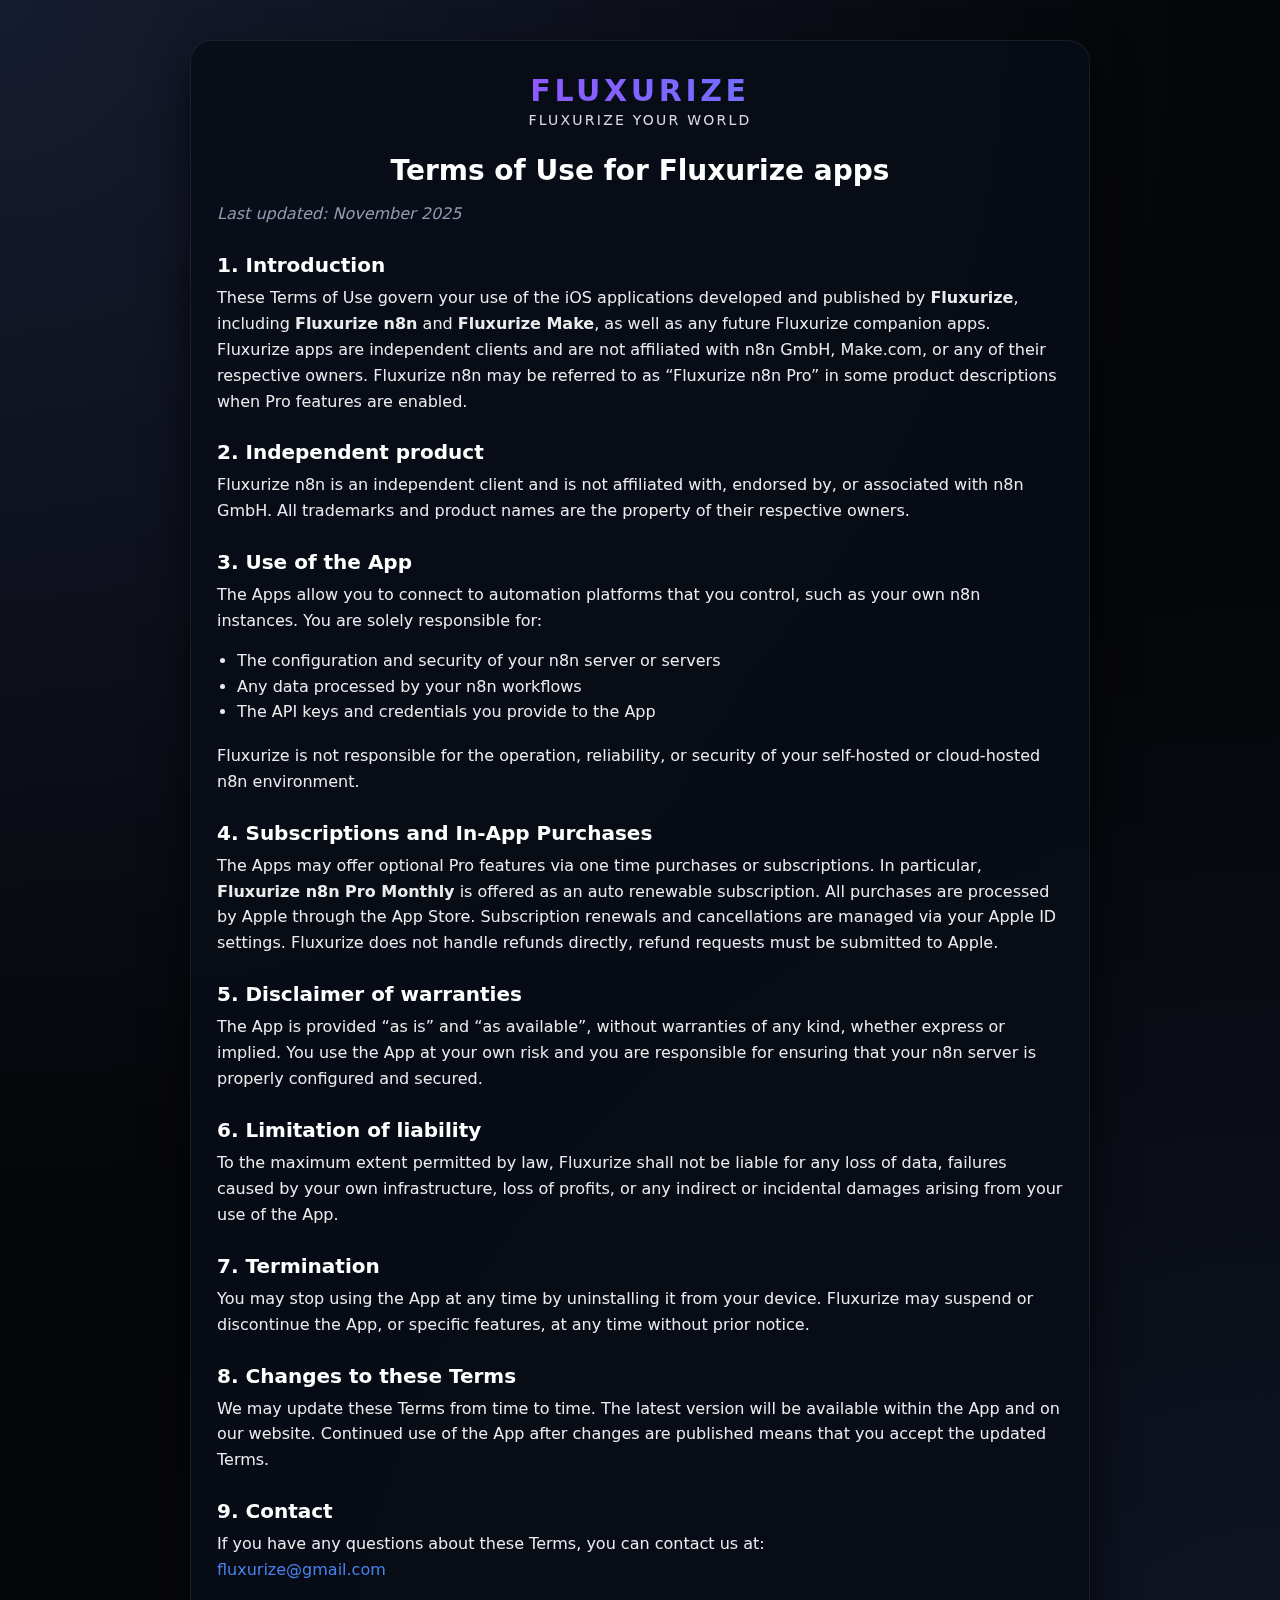
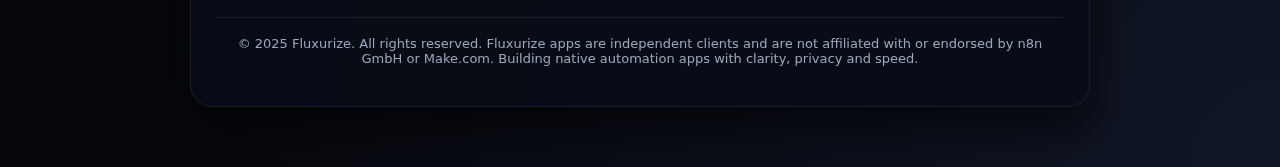
<file: terms.html>
<!DOCTYPE html>
<html lang="en">
<head>
  <meta charset="UTF-8" />
  <title>Terms of Use — Fluxurize apps</title>
  <meta name="viewport" content="width=device-width, initial-scale=1" />

  <!-- Satoshi Font -->
  <link href="https://api.fontshare.com/v2/css?f[]=satoshi@400,500,700&display=swap" rel="stylesheet" />
  <link rel="stylesheet" href="https://api.fontshare.com/v2/css?f=Satoshi&display=swap">
  <link rel="icon" type="image/png" href="images/fluxurize-icon.png">

  <style>
    :root {
      --bg: #050609;
      --bg-card: rgba(8, 12, 22, 0.9);
      --radius-lg: 22px;
      --border-subtle: rgba(255, 255, 255, 0.08);
      --text-main: #ffffff;
      --text-muted: #9da7bc;
      --accent-start: #b23cff;
      --accent-end: #4f8cff;
      --max-width: 900px;
      --font-sans: "Satoshi", system-ui, -apple-system, BlinkMacSystemFont,
        "SF Pro Text", "Segoe UI", Roboto, sans-serif;
    }

    * {
      margin: 0;
      padding: 0;
      box-sizing: border-box;
    }

    body {
      background:
        radial-gradient(circle at top left, #161c30 0, transparent 55%),
        radial-gradient(circle at bottom right, #101626 0, transparent 55%),
        var(--bg);
      font-family: var(--font-sans);
      color: var(--text-main);
      padding: 40px 18px 60px;
      display: flex;
      justify-content: center;
    }

    main {
      width: 100%;
      max-width: var(--max-width);
    }

    .card {
      background: var(--bg-card);
      backdrop-filter: blur(18px);
      padding: 32px 26px 40px;
      border-radius: var(--radius-lg);
      border: 1px solid var(--border-subtle);
      box-shadow: 0 20px 45px rgba(0, 0, 0, 0.65);
    }

    /* Brand Header */
    .brand {
      text-align: center;
      margin-bottom: 26px;
    }

    .brand-title {
      font-size: 30px;
      font-weight: 700;
      letter-spacing: 0.12em;
      text-transform: uppercase;
      background: linear-gradient(90deg, var(--accent-start), var(--accent-end));
      -webkit-background-clip: text;
      background-clip: text;
      color: transparent;
    }

    .brand-subtitle {
      margin-top: 4px;
      font-size: 14px;
      letter-spacing: 0.16em;
      text-transform: uppercase;
      color: rgba(255, 255, 255, 0.85);
    }

    h1 {
      font-size: 28px;
      margin-bottom: 14px;
      text-align: center;
    }

    em {
      color: var(--text-muted);
    }

    h2 {
      font-size: 20px;
      margin-top: 26px;
      margin-bottom: 8px;
      color: #ffffff;
    }

    p {
      line-height: 1.62;
      margin-bottom: 14px;
      color: var(--text-main);
      opacity: 0.92;
    }

    ul {
      margin-left: 20px;
      margin-bottom: 18px;
      line-height: 1.6;
      color: var(--text-main);
      opacity: 0.92;
    }

    a {
      color: var(--accent-end);
      text-decoration: none;
    }

    a:hover {
      text-decoration: underline;
    }

    footer {
      margin-top: 34px;
      padding-top: 18px;
      border-top: 1px solid var(--border-subtle);
      font-size: 13px;
      color: var(--text-muted);
      text-align: center;
    }
  </style>
</head>

<body>
  <main>
    <div class="card">

      <div class="brand">
        <div class="brand-title">FLUXURIZE</div>
        <div class="brand-subtitle">Fluxurize Your World</div>
      </div>

      <h1>Terms of Use for Fluxurize apps</h1>
      <p><em>Last updated: November 2025</em></p>

      <h2>1. Introduction</h2>
      <p>
        These Terms of Use govern your use of the iOS applications developed and published by
        <strong>Fluxurize</strong>, including <strong>Fluxurize n8n</strong>
        and <strong>Fluxurize Make</strong>, as well as any future Fluxurize companion apps.
        Fluxurize apps are independent clients and are not affiliated with n8n GmbH, Make.com, or any of their respective owners.
        Fluxurize n8n may be referred to as “Fluxurize n8n Pro” in some product descriptions
        when Pro features are enabled.
      </p>

      <h2>2. Independent product</h2>
      <p>
        Fluxurize n8n is an independent client and is not affiliated with, endorsed by,
        or associated with n8n GmbH. All trademarks and product names are the property of
        their respective owners.
      </p>

      <h2>3. Use of the App</h2>
      <p>
        The Apps allow you to connect to automation platforms that you control, such as your own n8n instances.
        You are solely responsible for:
      </p>

      <ul>
        <li>The configuration and security of your n8n server or servers</li>
        <li>Any data processed by your n8n workflows</li>
        <li>The API keys and credentials you provide to the App</li>
      </ul>

      <p>
        Fluxurize is not responsible for the operation, reliability, or security of your
        self-hosted or cloud-hosted n8n environment.
      </p>

      <h2>4. Subscriptions and In-App Purchases</h2>
      <p>
        The Apps may offer optional Pro features via one time purchases or subscriptions.
        In particular, <strong>Fluxurize n8n Pro Monthly</strong> is offered as an auto renewable
        subscription. All purchases are processed by Apple through the App Store.
        Subscription renewals and cancellations are managed via your Apple ID settings.
        Fluxurize does not handle refunds directly, refund requests must be submitted to Apple.
      </p>

      <h2>5. Disclaimer of warranties</h2>
      <p>
        The App is provided “as is” and “as available”, without warranties of any kind,
        whether express or implied. You use the App at your own risk and you are responsible
        for ensuring that your n8n server is properly configured and secured.
      </p>

      <h2>6. Limitation of liability</h2>
      <p>
        To the maximum extent permitted by law, Fluxurize shall not be liable for any loss of data,
        failures caused by your own infrastructure, loss of profits, or any indirect or incidental
        damages arising from your use of the App.
      </p>

      <h2>7. Termination</h2>
      <p>
        You may stop using the App at any time by uninstalling it from your device.
        Fluxurize may suspend or discontinue the App, or specific features, at any time
        without prior notice.
      </p>

      <h2>8. Changes to these Terms</h2>
      <p>
        We may update these Terms from time to time.
        The latest version will be available within the App and on our website.
        Continued use of the App after changes are published means that you accept the
        updated Terms.
      </p>

      <h2>9. Contact</h2>
      <p>
        If you have any questions about these Terms, you can contact us at:<br />
        <a href="mailto:fluxurize@gmail.com">fluxurize@gmail.com</a>
      </p>

      <footer>
        © 2025 Fluxurize. All rights reserved. Fluxurize apps are independent clients and are not affiliated with or endorsed by n8n GmbH or Make.com. Building native automation apps with clarity, privacy and speed.
      </footer>

    </div>
  </main>
</body>
</html>
</file>
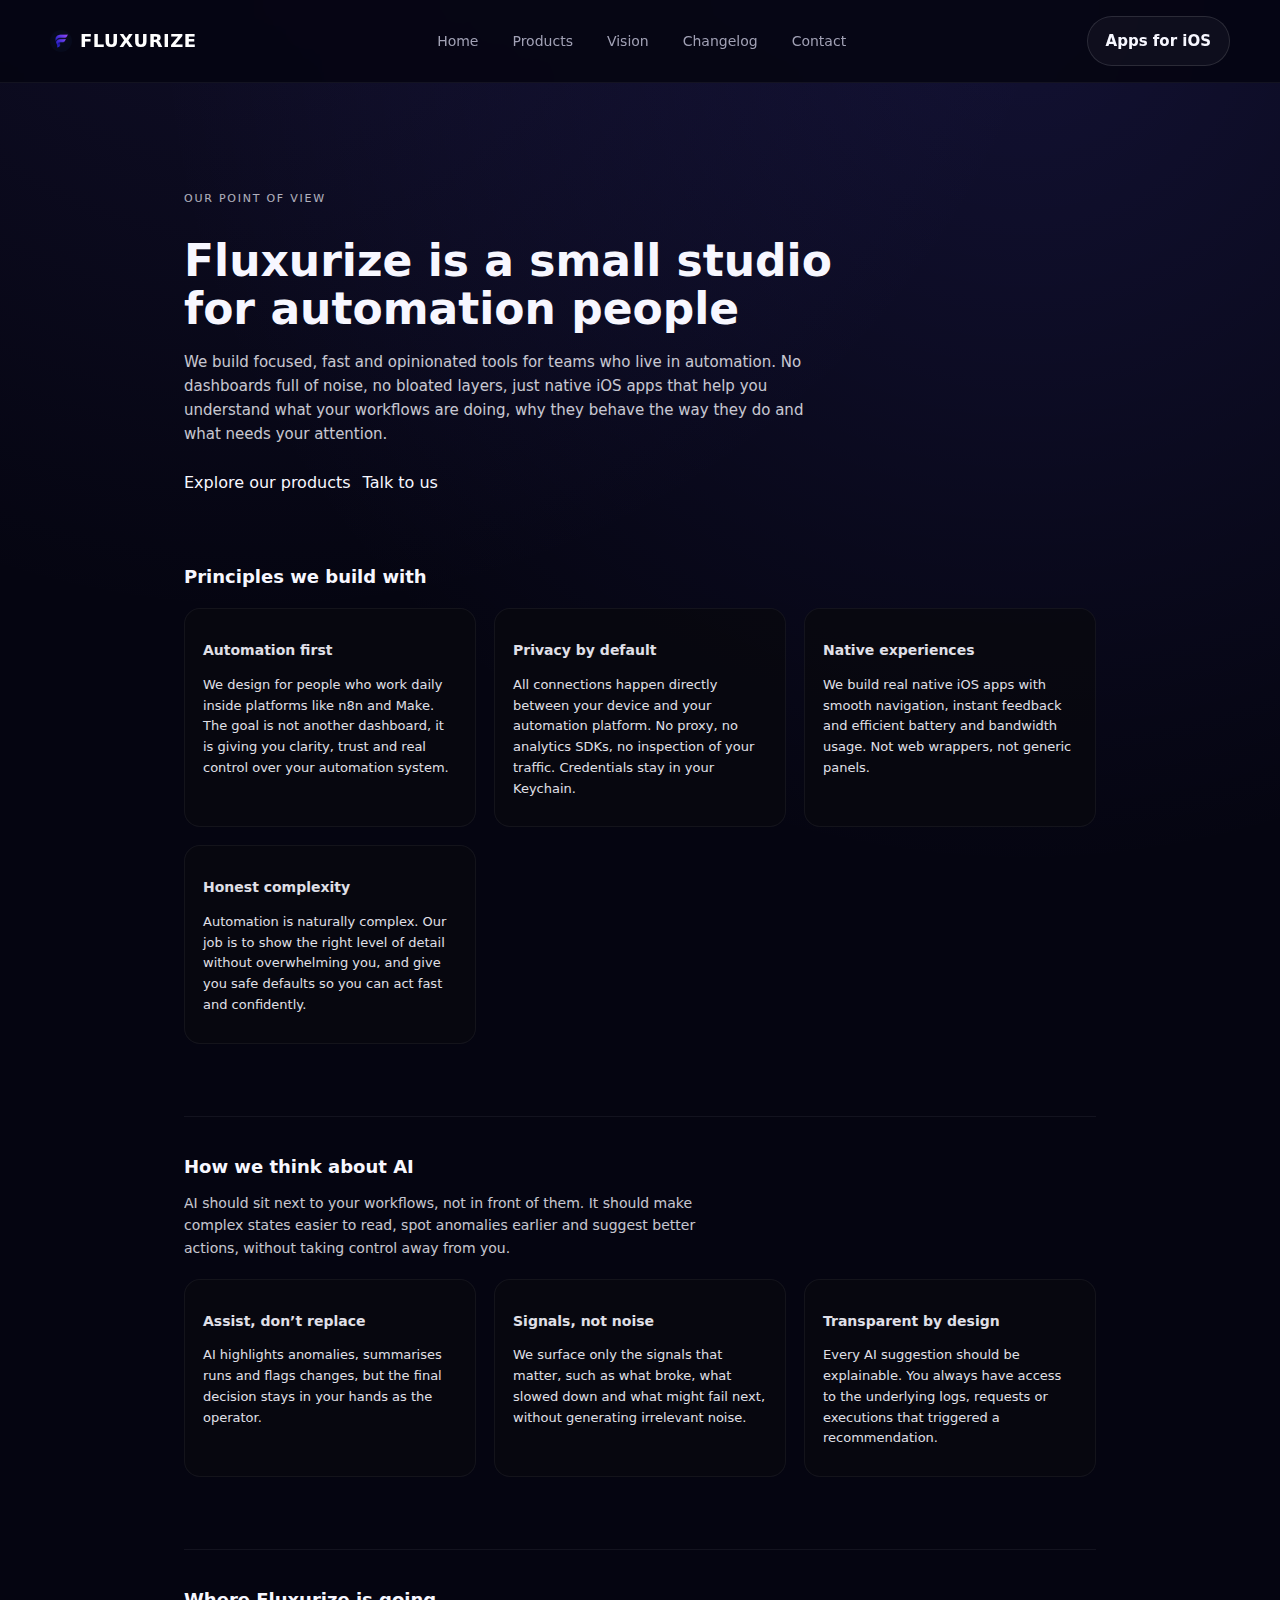
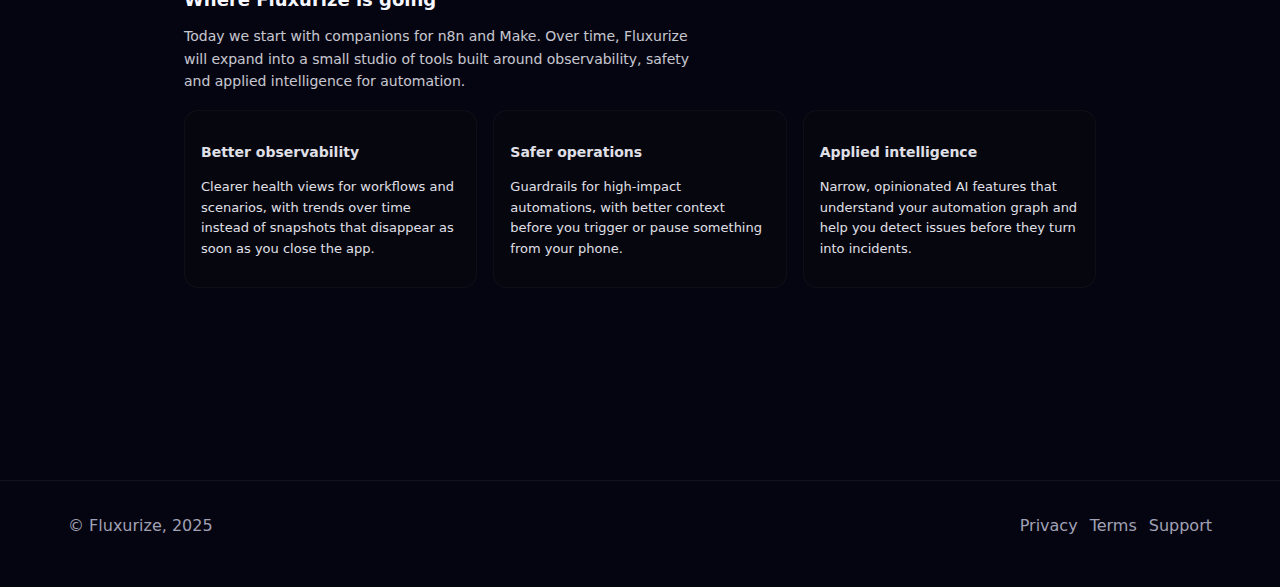
<file: vision.html>
<!DOCTYPE html>
<html lang="en">
<head>
  <meta charset="UTF-8" />
  <title>Vision · Fluxurize</title>
  <meta name="viewport" content="width=device-width, initial-scale=1" />
  <meta name="description" content="The long-term vision for Fluxurize, a small studio building native tools, applied intelligence and companions for people who live in workflows." />
  <link href="https://api.fontshare.com/v2/css?f[]=satoshi@400,500,600,700&display=swap" rel="stylesheet" />
  <link rel="stylesheet" href="https://api.fontshare.com/v2/css?f=Satoshi&display=swap">
  <link rel="stylesheet" href="main.css" />
  <link rel="icon" type="image/png" href="images/fluxurize-icon.png">
</head>
<body>
  <header class="site-header">
    <div class="container navbar">
      <a class="logo" href="index.html" style="display:flex; align-items:center; gap:8px;">
        <img src="images/fluxurize-icon.png" alt="Fluxurize" style="height:22px; width:auto; display:block;"/>
        <span style="font-weight:600; font-size:18px; letter-spacing:0.5px; color:white;">FLUXURIZE</span>
      </a>
      <button class="menu-toggle" aria-label="Toggle navigation">☰</button>
      <nav class="nav nav-links">
        <a href="index.html">Home</a>
        <a href="products.html">Products</a>
        <a href="vision.html">Vision</a>
        <a href="changelog.html">Changelog</a>
        <a href="contact.html">Contact</a>
      </nav>
      <a class="btn btn-secondary app-button" href="https://apps.apple.com">Apps for iOS</a>
    </div>
  </header>

  <main class="page vision-page">
    <section class="page-hero page-section vision-hero">
      <p class="page-eyebrow">Our point of view</p>
      <h1 class="page-title">Fluxurize is a small studio for automation people</h1>
      <p class="page-lead">
        We build focused, fast and opinionated tools for teams who live in automation. No dashboards full of noise, no bloated layers, just native iOS apps that help you understand what your workflows are doing, why they behave the way they do and what needs your attention.
      </p>
      <div class="page-hero-actions">
        <a href="products.html" class="button primary">Explore our products</a>
        <a href="mailto:fluxurize@gmail.com?subject=Fluxurize%20vision" class="button secondary">Talk to us</a>
      </div>
    </section>

    <section class="page-section vision-principles">
      <h2 class="section-title">Principles we build with</h2>
      <div class="vision-grid">
        <article class="vision-card">
          <h3>Automation first</h3>
          <p>
            We design for people who work daily inside platforms like n8n and Make. The goal is not another dashboard, it is giving you clarity, trust and real control over your automation system.
          </p>
        </article>
        <article class="vision-card">
          <h3>Privacy by default</h3>
          <p>
            All connections happen directly between your device and your automation platform. No proxy, no analytics SDKs, no inspection of your traffic. Credentials stay in your Keychain.
          </p>
        </article>
        <article class="vision-card">
          <h3>Native experiences</h3>
          <p>
            We build real native iOS apps with smooth navigation, instant feedback and efficient battery and bandwidth usage. Not web wrappers, not generic panels.
          </p>
        </article>
        <article class="vision-card">
          <h3>Honest complexity</h3>
          <p>
            Automation is naturally complex. Our job is to show the right level of detail without overwhelming you, and give you safe defaults so you can act fast and confidently.
          </p>
        </article>
      </div>
    </section>

    <section class="page-section vision-ai">
      <h2 class="section-title">How we think about AI</h2>
      <p class="section-intro">
        AI should sit next to your workflows, not in front of them. It should make complex states easier to read, spot anomalies earlier and suggest better actions, without taking control away from you.
      </p>
      <div class="vision-grid">
        <article class="vision-card">
          <h3>Assist, don’t replace</h3>
          <p>
            AI highlights anomalies, summarises runs and flags changes, but the final decision stays in your hands as the operator.
          </p>
        </article>
        <article class="vision-card">
          <h3>Signals, not noise</h3>
          <p>
            We surface only the signals that matter, such as what broke, what slowed down and what might fail next, without generating irrelevant noise.
          </p>
        </article>
        <article class="vision-card">
          <h3>Transparent by design</h3>
          <p>
            Every AI suggestion should be explainable. You always have access to the underlying logs, requests or executions that triggered a recommendation.
          </p>
        </article>
      </div>
    </section>

    <section class="page-section vision-future">
      <h2 class="section-title">Where Fluxurize is going</h2>
      <p class="section-intro">
        Today we start with companions for n8n and Make. Over time, Fluxurize will expand into a small studio of tools built around observability, safety and applied intelligence for automation.
      </p>
      <div class="roadmap-grid">
        <article class="roadmap-card">
          <h3>Better observability</h3>
          <p>
            Clearer health views for workflows and scenarios, with trends over time instead of snapshots that disappear as soon as you close the app.
          </p>
        </article>
        <article class="roadmap-card">
          <h3>Safer operations</h3>
          <p>
            Guardrails for high-impact automations, with better context before you trigger or pause something from your phone.
          </p>
        </article>
        <article class="roadmap-card">
          <h3>Applied intelligence</h3>
          <p>
            Narrow, opinionated AI features that understand your automation graph and help you detect issues before they turn into incidents.
          </p>
        </article>
      </div>
    </section>
  </main>

  <footer class="footer">
    <div class="container" style="display:flex; justify-content:space-between; align-items:center; gap:14px; flex-wrap:wrap;">
      <span>© Fluxurize, 2025</span>
      <nav>
        <a href="privacy.html">Privacy</a>
        <a href="terms.html">Terms</a>
        <a href="support.html">Support</a>
      </nav>
    </div>
  </footer>

  <script src="main.js"></script>
</body>
</html>
</file>
<file: main.css>
html,
body {
  font-family: 'Satoshi', sans-serif;
}

:root {
  --cc-bg: #050511;
  --cc-bg-soft: radial-gradient(circle at 20% -10%, rgba(108, 92, 231, 0.12) 0, transparent 32%),
    radial-gradient(circle at 80% 0%, rgba(99, 91, 255, 0.14) 0, transparent 36%),
    #050511;
  --cc-surface: rgba(255, 255, 255, 0.04);
  --cc-surface-strong: rgba(255, 255, 255, 0.06);
  --cc-border: rgba(255, 255, 255, 0.12);
  --cc-primary: #6c5ce7;
  --cc-primary-soft: linear-gradient(135deg, #6c5ce7, #8b5cf6);
  --cc-text: #f7f7ff;
  --cc-muted: #a1a1b5;
  --cc-radius-lg: 18px;
  --cc-radius-md: 12px;
  --cc-radius-pill: 999px;
  --cc-shadow-soft: 0 18px 45px rgba(0, 0, 0, 0.45);
  --cc-max-width: 1180px;
  --cc-gutter: 18px;
}

* {
  box-sizing: border-box;
}

*::selection {
  background: rgba(139, 92, 246, 0.28);
}

html {
  scroll-behavior: smooth;
}

body {
  margin: 0;
  font-family: "Satoshi", system-ui, -apple-system, BlinkMacSystemFont, sans-serif;
  background: var(--cc-bg-soft);
  color: var(--cc-text);
  line-height: 1.6;
  min-height: 100vh;
  overflow-x: hidden;
}

a {
  color: inherit;
  text-decoration: none;
}

a:focus-visible,
button:focus-visible {
  outline: 2px solid rgba(139, 92, 246, 0.85);
  outline-offset: 2px;
}

img {
  max-width: 100%;
  display: block;
  border-radius: 16px;
}

.container {
  width: 100%;
  max-width: var(--cc-max-width);
  margin: 0 auto;
  padding: 0 var(--cc-gutter);
}

.section {
  padding: 96px 0;
  position: relative;
}

.section-header {
  display: flex;
  flex-direction: column;
  gap: 10px;
  max-width: 760px;
  margin-bottom: 36px;
}

.section-header-center {
  text-align: center;
  align-items: center;
  margin-left: auto;
  margin-right: auto;
}

.section-kicker {
  display: inline-flex;
  align-items: center;
  gap: 8px;
  padding: 6px 12px;
  border-radius: var(--cc-radius-pill);
  border: 1px solid var(--cc-border);
  background: rgba(255, 255, 255, 0.04);
  color: var(--cc-muted);
  font-size: 12px;
  letter-spacing: 0.08em;
  text-transform: uppercase;
}

.section-title {
  font-size: clamp(28px, 4vw, 42px);
  line-height: 1.16;
  margin: 0;
}

.section-subtitle {
  margin: 0;
  color: var(--cc-muted);
  font-size: 16px;
}

.site-header {
  position: sticky;
  top: 0;
  z-index: 50;
  background: rgba(5, 5, 17, 0.88);
  backdrop-filter: blur(18px);
  border-bottom: 1px solid rgba(255, 255, 255, 0.06);
  transition: border-color 0.2s ease, background 0.2s ease;
}

.site-header.header-scrolled {
  border-bottom-color: rgba(255, 255, 255, 0.12);
  background: rgba(5, 5, 17, 0.94);
}

.navbar {
  display: flex;
  align-items: center;
  justify-content: space-between;
  gap: 14px;
  padding: 16px 0;
}

.logo {
  font-weight: 700;
  letter-spacing: 0.08em;
  text-transform: uppercase;
  font-size: 16px;
  color: var(--cc-text);
}

.nav-links {
  display: flex;
  align-items: center;
  gap: 14px;
}

.nav-links a {
  text-decoration: none;
  color: var(--cc-muted);
  font-size: 14px;
  padding: 8px 10px;
  border-radius: 10px;
  transition: color 0.2s ease, background 0.2s ease;
}

.nav-links a:hover {
  color: var(--cc-text);
  background: rgba(255, 255, 255, 0.04);
}

.menu-toggle {
  display: none;
  background: rgba(255, 255, 255, 0.06);
  border: 1px solid var(--cc-border);
  color: var(--cc-text);
  border-radius: 12px;
  padding: 10px 12px;
  cursor: pointer;
}

.btn {
  display: inline-flex;
  align-items: center;
  justify-content: center;
  gap: 8px;
  padding: 12px 18px;
  border-radius: var(--cc-radius-pill);
  border: 1px solid transparent;
  font-weight: 600;
  font-size: 15px;
  cursor: pointer;
  text-decoration: none;
  transition: transform 0.18s ease, box-shadow 0.18s ease, border 0.18s ease,
    background 0.18s ease, color 0.18s ease;
  color: var(--cc-text);
  white-space: nowrap;
}

.btn-primary {
  background: var(--cc-primary-soft);
  border-color: rgba(139, 92, 246, 0.9);
  box-shadow: 0 12px 32px rgba(108, 92, 231, 0.35);
}

.btn-primary:hover {
  transform: translateY(-1px) scale(1.01);
  box-shadow: 0 16px 44px rgba(108, 92, 231, 0.45);
}

.btn-secondary {
  background: rgba(255, 255, 255, 0.04);
  border-color: var(--cc-border);
  color: var(--cc-text);
}

.btn-secondary:hover {
  transform: translateY(-1px);
  border-color: rgba(255, 255, 255, 0.16);
}

.btn-ghost {
  background: transparent;
  border-color: var(--cc-border);
  color: var(--cc-muted);
}

.btn-ghost:hover {
  color: var(--cc-text);
  border-color: rgba(255, 255, 255, 0.2);
}

.btn.disabled,
.btn[aria-disabled="true"] {
  opacity: 0.55;
  pointer-events: none;
}

.pill-row {
  display: flex;
  flex-wrap: wrap;
  gap: 8px;
  margin-top: 18px;
}

.pill {
  display: inline-flex;
  align-items: center;
  gap: 8px;
  padding: 8px 12px;
  border-radius: var(--cc-radius-pill);
  background: rgba(255, 255, 255, 0.05);
  border: 1px solid rgba(255, 255, 255, 0.08);
  color: var(--cc-muted);
  font-size: 13px;
}

.hero {
  position: relative;
  overflow: hidden;
  padding-top: 54px;
  padding-bottom: 90px;
}

.hero-grid {
  display: grid;
  gap: 32px;
  align-items: center;
}

@media (min-width: 960px) {
  .hero-grid {
    grid-template-columns: repeat(2, minmax(0, 1fr));
    gap: 48px;
  }
}

.hero-title {
  font-size: clamp(36px, 6vw, 56px);
  line-height: 1.05;
  margin: 12px 0 12px;
}

.hero-subtitle {
  color: var(--cc-muted);
  font-size: 17px;
  margin: 0 0 18px;
  max-width: 640px;
}

.hero-cta {
  display: flex;
  flex-wrap: wrap;
  gap: 12px;
  margin-top: 14px;
}

.hero-visual {
  position: relative;
}

.hero-visual .app-mockup {
  margin-left: auto;
  margin-right: auto;
}

.hero-image {
  width: 100%;
  height: 100%;
  object-fit: cover;
  display: block;
  border-radius: 32px;
}

.hero-meta-card {
  position: absolute;
  right: 10%;
  bottom: -12%;
  background: rgba(255, 255, 255, 0.06);
  border: 1px solid rgba(255, 255, 255, 0.12);
  backdrop-filter: blur(14px);
  padding: 14px 16px;
  border-radius: 16px;
  color: var(--cc-muted);
  width: min(250px, 80%);
  box-shadow: var(--cc-shadow-soft);
}

.hero-meta-card strong {
  display: block;
  color: var(--cc-text);
  margin-bottom: 4px;
}

.hero-orb,
.aurora {
  position: absolute;
  width: 320px;
  height: 320px;
  border-radius: 50%;
  pointer-events: none;
  mix-blend-mode: screen;
  filter: blur(38px);
  opacity: 0.7;
}

.aurora-1 {
  top: -60px;
  left: -120px;
  background: radial-gradient(circle, rgba(139, 92, 246, 0.7), rgba(108, 92, 231, 0));
}

.aurora-2 {
  bottom: -60px;
  right: -120px;
  width: 280px;
  height: 280px;
  background: radial-gradient(circle, rgba(99, 91, 255, 0.55), rgba(4, 4, 10, 0));
}

.card,
.surface-card {
  background: var(--cc-surface);
  border: 1px solid var(--cc-border);
  border-radius: var(--cc-radius-lg);
  padding: 20px;
  box-shadow: var(--cc-shadow-soft);
  backdrop-filter: blur(20px);
}

.card h3,
.surface-card h3 {
  margin-top: 0;
  margin-bottom: 10px;
  font-size: 20px;
}

.card p,
.surface-card p {
  margin: 0;
  color: var(--cc-muted);
}

.grid-3 {
  display: grid;
  gap: 18px;
}

.grid-2 {
  display: grid;
  gap: 18px;
}

@media (min-width: 720px) {
  .grid-3 {
    grid-template-columns: repeat(3, minmax(0, 1fr));
  }

  .grid-2 {
    grid-template-columns: repeat(2, minmax(0, 1fr));
  }
}

.grid-4 {
  display: grid;
  gap: 18px;
}

@media (min-width: 960px) {
  .grid-4 {
    grid-template-columns: repeat(4, minmax(0, 1fr));
  }
}

.value-pillars {
  display: grid;
  gap: 16px;
}

@media (min-width: 780px) {
  .value-pillars {
    grid-template-columns: repeat(3, minmax(0, 1fr));
  }
}

.value-pillars .card {
  height: 100%;
}

.muted {
  color: var(--cc-muted);
}

.product-card {
  display: grid;
  gap: 14px;
  background: linear-gradient(135deg, rgba(255, 255, 255, 0.04), rgba(255, 255, 255, 0.02));
  padding: 24px;
  border-radius: 22px;
  border: 1px solid var(--cc-border);
  position: relative;
  overflow: hidden;
}

.product-card::after {
  content: "";
  position: absolute;
  inset: 0;
  background: radial-gradient(circle at 20% 20%, rgba(139, 92, 246, 0.08), transparent 42%);
  pointer-events: none;
}

.product-card .product-head {
  display: flex;
  align-items: center;
  gap: 10px;
  justify-content: space-between;
}

.badge {
  display: inline-flex;
  align-items: center;
  padding: 6px 12px;
  border-radius: var(--cc-radius-pill);
  border: 1px solid var(--cc-border);
  background: rgba(255, 255, 255, 0.05);
  color: var(--cc-muted);
  font-size: 12px;
  letter-spacing: 0.05em;
  text-transform: uppercase;
}

.bullet-list {
  list-style: none;
  padding: 0;
  margin: 0;
  display: grid;
  gap: 10px;
}

.bullet-list li {
  display: grid;
  grid-template-columns: 18px 1fr;
  align-items: start;
  gap: 10px;
  color: var(--cc-text);
  font-size: 15px;
}

.bullet-icon {
  color: #7de2a7;
  font-weight: 600;
}

.surface-highlight {
  background: var(--cc-surface-strong);
  border: 1px solid rgba(255, 255, 255, 0.12);
  border-radius: 20px;
  padding: 24px;
  box-shadow: var(--cc-shadow-soft);
}

.split {
  display: grid;
  gap: 18px;
  align-items: center;
}

@media (min-width: 900px) {
  .split {
    grid-template-columns: repeat(2, minmax(0, 1fr));
    gap: 28px;
  }
}

.app-mockup {
  position: relative;
  width: min(100%, 420px);
  aspect-ratio: 10 / 19;
  margin: 0 auto;
  border-radius: 36px;
  padding: 12px;
  background: radial-gradient(circle at 30% 20%, rgba(139, 92, 246, 0.2), rgba(5, 5, 17, 0.85)),
    linear-gradient(135deg, rgba(255, 255, 255, 0.08), rgba(255, 255, 255, 0.02));
  border: 1px solid rgba(255, 255, 255, 0.14);
  box-shadow: 0 24px 60px rgba(0, 0, 0, 0.45);
  overflow: hidden;
}

.hero-mockup {
  overflow: hidden;
  border-radius: 40px;
  transition: transform 300ms ease, box-shadow 300ms ease;
  transform-origin: center;
}

.hero-mockup:hover {
  transform: translateY(-6px) scale(1.02);
  box-shadow: 0 30px 80px rgba(0, 0, 0, 0.65);
}

.app-mockup .inner {
  width: 100%;
  height: 100%;
  border-radius: 26px;
  background: #0b0b15;
  border: 1px solid rgba(255, 255, 255, 0.08);
  overflow: hidden;
}

.feature-grid {
  display: grid;
  gap: 16px;
}

@media (min-width: 840px) {
  .feature-grid {
    grid-template-columns: repeat(3, minmax(0, 1fr));
  }
}

.feature-card {
  padding: 18px;
  border-radius: 16px;
  background: rgba(255, 255, 255, 0.03);
  border: 1px solid rgba(255, 255, 255, 0.06);
  box-shadow: var(--cc-shadow-soft);
}

.feature-card h4 {
  margin: 0 0 8px;
}

.feature-card p {
  margin: 0;
  color: var(--cc-muted);
}

.faq {
  display: grid;
  gap: 14px;
}

.faq-item {
  padding: 16px;
  border-radius: 16px;
  border: 1px solid var(--cc-border);
  background: rgba(255, 255, 255, 0.03);
}

.faq-item h4 {
  margin: 0 0 8px;
  font-size: 16px;
}

.faq-item p {
  margin: 0;
  color: var(--cc-muted);
}

.meta-note {
  font-size: 14px;
  color: var(--cc-muted);
}

.section-alt {
  background: linear-gradient(135deg, rgba(255, 255, 255, 0.04), rgba(255, 255, 255, 0.02));
  border: 1px solid rgba(255, 255, 255, 0.06);
  border-radius: 22px;
  padding: 26px;
}

.eyebrow {
  display: inline-flex;
  align-items: center;
  gap: 8px;
  padding: 6px 12px;
  background: rgba(255, 255, 255, 0.05);
  border-radius: var(--cc-radius-pill);
  border: 1px solid rgba(255, 255, 255, 0.08);
  color: var(--cc-muted);
  letter-spacing: 0.08em;
  text-transform: uppercase;
  font-size: 12px;
}

.lead {
  font-size: 18px;
  color: var(--cc-muted);
  margin: 0 0 10px;
}

.small-grid {
  display: grid;
  gap: 12px;
}

@media (min-width: 680px) {
  .small-grid {
    grid-template-columns: repeat(3, minmax(0, 1fr));
  }
}

.inline-links {
  display: flex;
  gap: 8px;
  align-items: center;
  flex-wrap: wrap;
}

.subtle-card {
  background: rgba(255, 255, 255, 0.03);
  border: 1px solid rgba(255, 255, 255, 0.06);
  border-radius: 18px;
  padding: 18px;
  height: 100%;
}

.footer {
  padding: 32px 0 48px;
  border-top: 1px solid rgba(255, 255, 255, 0.06);
  color: var(--cc-muted);
}

.footer nav {
  display: flex;
  flex-wrap: wrap;
  gap: 12px;
}

.footer a {
  color: var(--cc-muted);
  text-decoration: none;
}

.footer a:hover {
  color: var(--cc-text);
}

.reveal {
  opacity: 0;
  transform: translateY(16px);
  transition: opacity 0.6s ease, transform 0.6s ease;
}

.reveal-visible {
  opacity: 1;
  transform: none;
}

@media (max-width: 960px) {
  .nav-links {
    position: absolute;
    top: 70px;
    right: var(--cc-gutter);
    left: var(--cc-gutter);
    padding: 14px;
    border-radius: 14px;
    background: rgba(5, 5, 17, 0.95);
    border: 1px solid rgba(255, 255, 255, 0.06);
    flex-direction: column;
    display: none;
  }

  body.nav-open .nav-links {
    display: flex;
  }

  .menu-toggle {
    display: inline-flex;
    align-items: center;
    gap: 8px;
  }
}

@media (max-width: 640px) {
  .section {
    padding: 72px 0;
  }

  .section-header {
    margin-bottom: 26px;
  }

  .hero {
    padding-top: 36px;
    padding-bottom: 64px;
  }

  .navbar {
    padding: 12px 0;
  }

  .hero-meta-card {
    position: static;
    margin-top: 12px;
  }
}

/* Hero app image */

.hero-image {
  width: 100%;
  height: 100%;
  display: block;
  object-fit: cover;
  border-radius: 32px;
}

.hero-device,
.hero-mockup,
.hero-phone {
  overflow: hidden;
}

/* Products page */

.page {
  max-width: 1120px;
  margin: 0 auto;
  padding: 96px 24px 120px;
}

.page-section {
  margin-bottom: 72px;
}

.page-hero {
  text-align: left;
}

.page-eyebrow {
  text-transform: uppercase;
  letter-spacing: 0.16em;
  font-size: 11px;
  opacity: 0.7;
  margin-bottom: 12px;
}

.page-title {
  font-size: clamp(32px, 4vw, 44px);
  line-height: 1.1;
  margin-bottom: 16px;
}

.page-lead {
  max-width: 640px;
  font-size: 15px;
  opacity: 0.8;
  margin-bottom: 24px;
}

.page-hero-actions {
  display: flex;
  flex-wrap: wrap;
  gap: 12px;
}

.products-grid {
  display: grid;
  grid-template-columns: repeat(auto-fit, minmax(280px, 1fr));
  gap: 24px;
}

.product-card {
  background: radial-gradient(circle at top left, rgba(209, 148, 255, 0.12), rgba(7, 7, 16, 0.98));
  border-radius: 18px;
  padding: 24px 22px 22px;
  border: 1px solid rgba(255, 255, 255, 0.04);
  box-shadow: 0 18px 50px rgba(0, 0, 0, 0.55);
}

.product-badge {
  font-size: 11px;
  text-transform: uppercase;
  letter-spacing: 0.16em;
  opacity: 0.75;
  margin-bottom: 8px;
}

.product-badge-soon {
  color: #ffb870;
}

.product-title {
  font-size: 20px;
  margin-bottom: 8px;
}

.product-text {
  font-size: 14px;
  opacity: 0.85;
  margin-bottom: 12px;
}

.product-list {
  font-size: 13px;
  opacity: 0.9;
  margin: 0 0 16px 18px;
}

.product-list li {
  margin-bottom: 4px;
}

.product-actions {
  display: flex;
  flex-wrap: wrap;
  gap: 10px;
}

.products-roadmap {
  border-top: 1px solid rgba(255, 255, 255, 0.06);
  padding-top: 40px;
}

.section-title {
  font-size: 18px;
  margin-bottom: 8px;
}

.section-intro {
  font-size: 14px;
  opacity: 0.8;
  max-width: 520px;
  margin-bottom: 18px;
}

.roadmap-grid {
  display: grid;
  grid-template-columns: repeat(auto-fit, minmax(220px, 1fr));
  gap: 16px;
}

.roadmap-card {
  background: rgba(8, 8, 16, 0.9);
  border-radius: 14px;
  padding: 16px 16px 14px;
  border: 1px solid rgba(255, 255, 255, 0.04);
  font-size: 13px;
  opacity: 0.9;
}

.roadmap-card h3 {
  font-size: 14px;
  margin-bottom: 4px;
}

@media (max-width: 768px) {
  .page {
    padding-top: 72px;
  }
  .page-hero-actions {
    flex-direction: column;
    align-items: flex-start;
  }
}

/* Vision page */

.vision-page {
  max-width: 960px;
  margin: 0 auto;
  padding: 96px 24px 120px;
}

.vision-hero .page-title {
  max-width: 720px;
}

.vision-hero .page-lead {
  max-width: 620px;
}

.vision-principles,
.vision-ai,
.vision-future {
  margin-top: 48px;
}

.vision-grid {
  display: grid;
  grid-template-columns: repeat(auto-fit, minmax(240px, 1fr));
  gap: 18px;
  margin-top: 20px;
}

.vision-card {
  background: rgba(8, 8, 16, 0.96);
  border-radius: 16px;
  padding: 16px 18px 14px;
  border: 1px solid rgba(255, 255, 255, 0.06);
  font-size: 13px;
  opacity: 0.9;
}

.vision-card h3 {
  font-size: 14px;
  margin-bottom: 6px;
}

.vision-ai {
  border-top: 1px solid rgba(255, 255, 255, 0.06);
  padding-top: 40px;
}

.vision-future {
  border-top: 1px solid rgba(255, 255, 255, 0.06);
  padding-top: 40px;
}

@media (max-width: 768px) {
  .vision-page {
    padding-top: 72px;
  }
}

/* Changelog page */

.changelog-page {
  max-width: 760px;
  margin: 0 auto;
  padding: 96px 24px 120px;
}

.changelog-list {
  border-top: 1px solid rgba(255, 255, 255, 0.06);
  padding-top: 32px;
}

.change-entry {
  padding: 18px 0 20px;
  border-bottom: 1px solid rgba(255, 255, 255, 0.04);
}

.change-date {
  font-size: 11px;
  text-transform: uppercase;
  letter-spacing: 0.16em;
  opacity: 0.7;
  margin-bottom: 6px;
}

.change-title {
  font-size: 16px;
  margin-bottom: 6px;
}

.change-text {
  font-size: 13px;
  opacity: 0.9;
  margin-bottom: 6px;
}

.change-tags {
  list-style: none;
  display: flex;
  gap: 8px;
  padding: 0;
  margin: 0;
  font-size: 11px;
  opacity: 0.8;
}

.change-tags li {
  padding: 2px 8px;
  border-radius: 999px;
  border: 1px solid rgba(255, 255, 255, 0.12);
}

@media (max-width: 768px) {
  .changelog-page {
    padding-top: 72px;
  }
}

/* Contact page */

.contact-page {
  max-width: 880px;
  margin: 0 auto;
  padding: 96px 24px 120px;
}

.contact-grid {
  display: grid;
  grid-template-columns: repeat(auto-fit, minmax(260px, 1fr));
  gap: 20px;
  margin-top: 24px;
}

.contact-card {
  background: rgba(8, 8, 16, 0.96);
  border-radius: 18px;
  padding: 18px 20px 18px;
  border: 1px solid rgba(255, 255, 255, 0.06);
  font-size: 13px;
  opacity: 0.9;
}

.contact-card h2 {
  font-size: 16px;
  margin-bottom: 8px;
}

.contact-link {
  color: #c9a4ff;
  font-weight: 500;
  text-decoration: none;
}

.contact-link:hover {
  text-decoration: underline;
}

@media (max-width: 768px) {
  .contact-page {
    padding-top: 72px;
  }
}

/* Hero app image */

.hero-image {
  width: 100%;
  height: 100%;
  display: block;
  object-fit: cover;
  border-radius: 32px;
}

.hero-device,
.hero-mockup,
.hero-phone {
  overflow: hidden;
}
</file>
